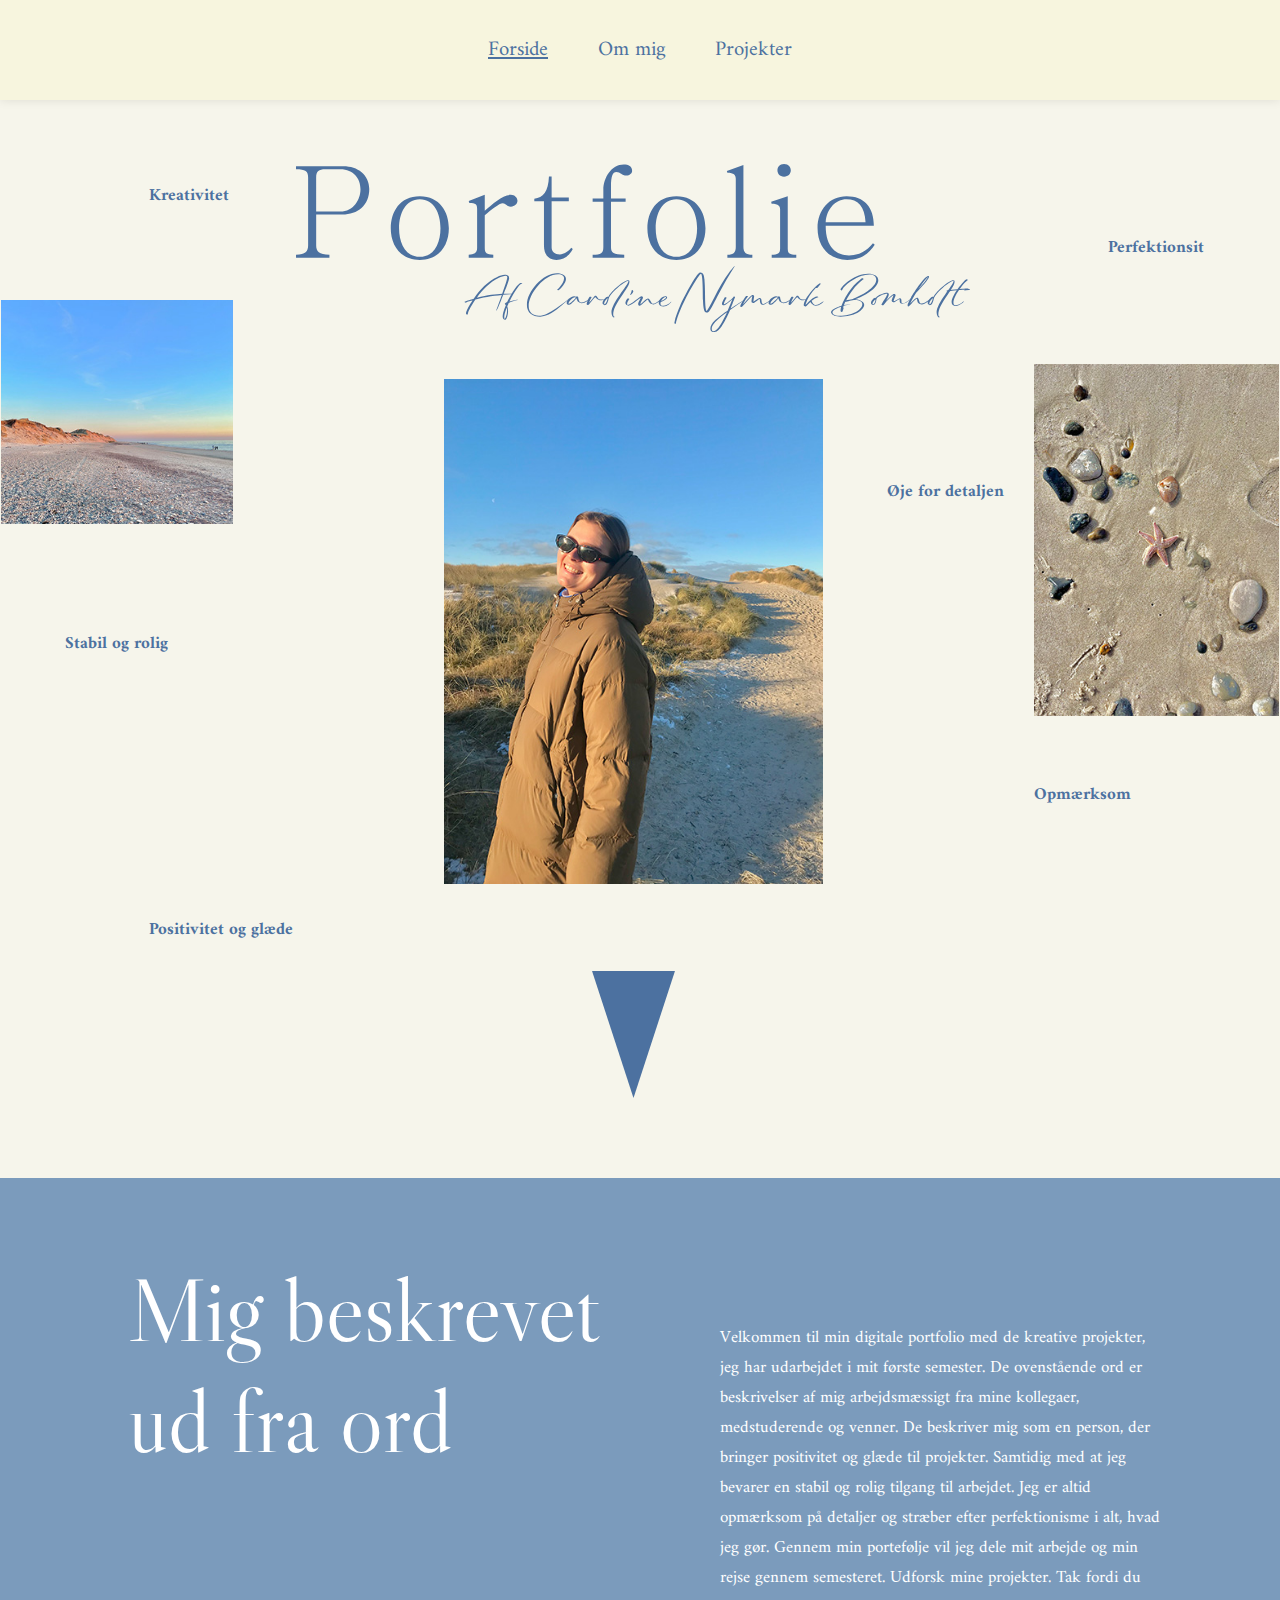
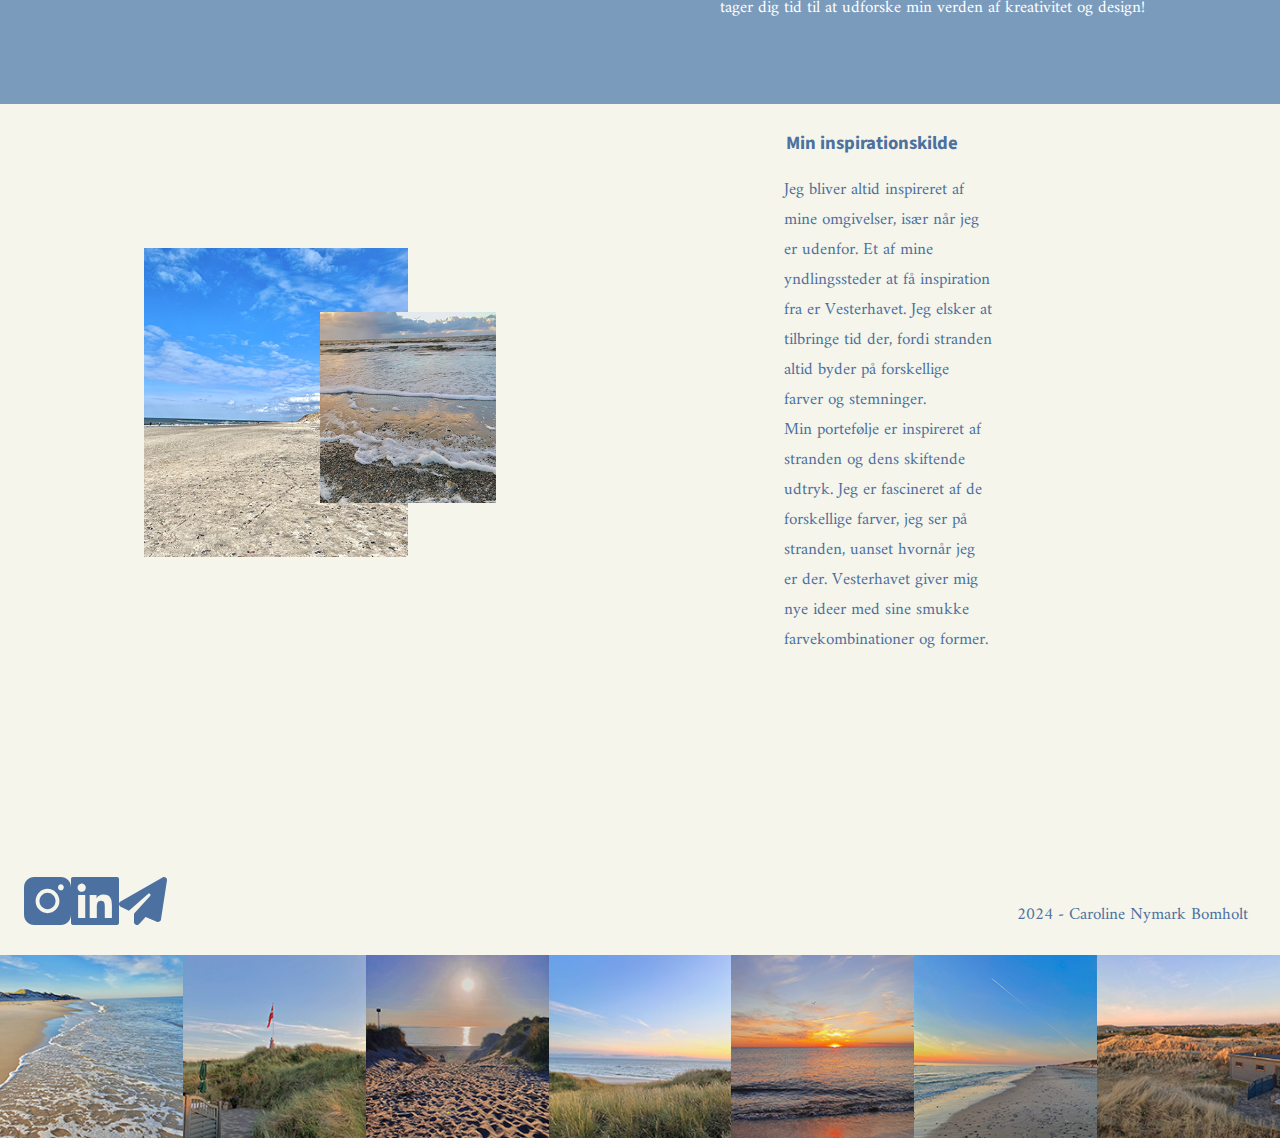
<file: index.html>
<!DOCTYPE html>
<html lang="da">

<head>
    <meta charset="UTF-8">
    <meta name="viewport" content="width=device-width, initial-scale=1.0">
    <link rel="stylesheet" href="style.css">
    <link rel="stylesheet" href="generel.css">
    <meta name="robots" content="noindex">
    <link rel="preconnect" href="https://fonts.googleapis.com">
    <link rel="preconnect" href="https://fonts.gstatic.com" crossorigin>
    <link
        href="https://fonts.googleapis.com/css2?family=Amiri:ital,wght@0,400;0,700;1,400;1,700&family=Hurricane&family=Libre+Caslon+Display&family=Source+Sans+3:ital,wght@0,200..900;1,200..900&display=swap"
        rel="stylesheet">
    <link rel="apple-touch-icon" sizes="180x180" href="billeder/muslinger/favicon_io-3/apple-touch-icon.png">
    <link rel="icon" type="image/png" sizes="32x32" href="billeder/muslinger/favicon_io-3/favicon-32x32.png">
    <link rel="icon" type="image/png" sizes="16x16" href="billeder/muslinger/favicon_io-3/favicon-16x16.png">
    <link rel="manifest" href="/site.webmanifest">
    <title>Forside</title>
</head>

<body>
    <header>
        <nav>
            <ul class="menu">
                <li><a class="active" href="index.html">Forside</a></li>
                <li><a href="om_mig.html">Om mig</a></li>
                <li><a href="projekter.html">Projekter</a></li>
            </ul>

        </nav>
    </header>
    <main>
        <div class="grid_1_1_1_1_1_1_1_1_1">
            <p class="ord_1">Kreativitet</p>
            <p class="ord_2">Perfektionsit</p>
            <img class="billede1" src="billeder/forside/billede1.jpg" alt="billede1">
            <img class="billede2" src="billeder/forside/billede2.jpg" alt="billede2">
            <p class="ord_3">Øje for detaljen</p>
            <p class="ord_4">Stabil og rolig</p>
            <img class="billede3" src="billeder/forside/billede3.jpg" alt="billede3">
            <img class="billede4" src="billeder/forside/logo.svg" alt="logo">
            <p class="ord_5">Positivitet og glæde</p>
            <p class="ord_6">Opmærksom</p>
            <img class="billede5" src="billeder/forside/pil.svg" alt="pil">
        </div>
        <div class="blue_box">
            <h1 class="white_h2">Mig beskrevet ud fra ord</h1>
            <p class="white_p">Velkommen til min digitale portfolio med de kreative projekter, jeg har udarbejdet i mit
                første semester. De ovenstående
                ord er beskrivelser af mig arbejdsmæssigt fra mine kollegaer, medstuderende og venner. De beskriver mig
                som en person,
                der bringer positivitet og glæde til projekter. Samtidig med at jeg bevarer en stabil og rolig tilgang
                til arbejdet. Jeg
                er altid opmærksom på detaljer og stræber efter perfektionisme i alt, hvad jeg gør. Gennem min
                portefølje vil jeg dele
                mit arbejde og min rejse gennem semesteret. Udforsk mine projekter. Tak fordi du tager dig tid til at
                udforske min
                verden af kreativitet og design!</p>
        </div>
        <div class="grid_1_1">
            <div class="grid_1_1_1_1">
                <img class="billede6" src="billeder/forside/billede4.jpg" alt="billede4">
                <img class="billede7" src="billeder/forside/billede5.jpg" alt="billede5">
            </div>
            <div class="text">
                <h3>Min inspirationskilde</h3>
                <p class="blue_p">Jeg bliver altid inspireret af mine omgivelser, især når jeg er udenfor. Et af mine
                    yndlingssteder at få inspiration fra
                    er Vesterhavet. Jeg elsker at tilbringe tid der, fordi stranden altid byder på forskellige farver og
                    stemninger. <br>
                    Min portefølje er inspireret af stranden og dens skiftende udtryk. Jeg er fascineret af de
                    forskellige farver, jeg ser
                    på stranden, uanset hvornår jeg er der. Vesterhavet giver mig nye ideer med sine smukke
                    farvekombinationer og former.</p>
            </div>
        </div>

    </main>
    <footer>
        <div class="grid_1_1_2">
            <div class="icon_1">
                <a href="https://www.instagram.com/carolinebomholt/"><img class="icons"
                        src="billeder/footer/instagram.svg" alt="instagram"></a>
            </div>
            <div class="icon_2">
                <a href="https://www.linkedin.com/in/caroline-b-bab0a8136/"><img class="icons"
                        src="billeder/footer/linkedin.svg" alt="linkedin"></a>
            </div>
            <div class="icon_3">
                <a href="mailto:cabo0002@stud.kea.dk"><img class="icons" src="billeder/footer/mail.svg" alt="mail"></a>
            </div>
            <div class="navn">
                <p id="navn">2024 - Caroline Nymark Bomholt</p>
            </div>
        </div>
        <div class="grid_1">
            <img src="billeder/footer/footer1.jpg" alt="footer1">
            <img src="billeder/footer/footer2.jpg" alt="footer2">
            <img src="billeder/footer/footer3.jpg" alt="footer3">
            <img src="billeder/footer/footer4.jpg" alt="footer4">
            <img src="billeder/footer/footer5.jpg" alt="footer5">
            <img src="billeder/footer/footer6.jpg" alt="footer6">
            <img src="billeder/footer/footer7.jpg" alt="footer7">
        </div>
    </footer>
</body>

</html>
</file>
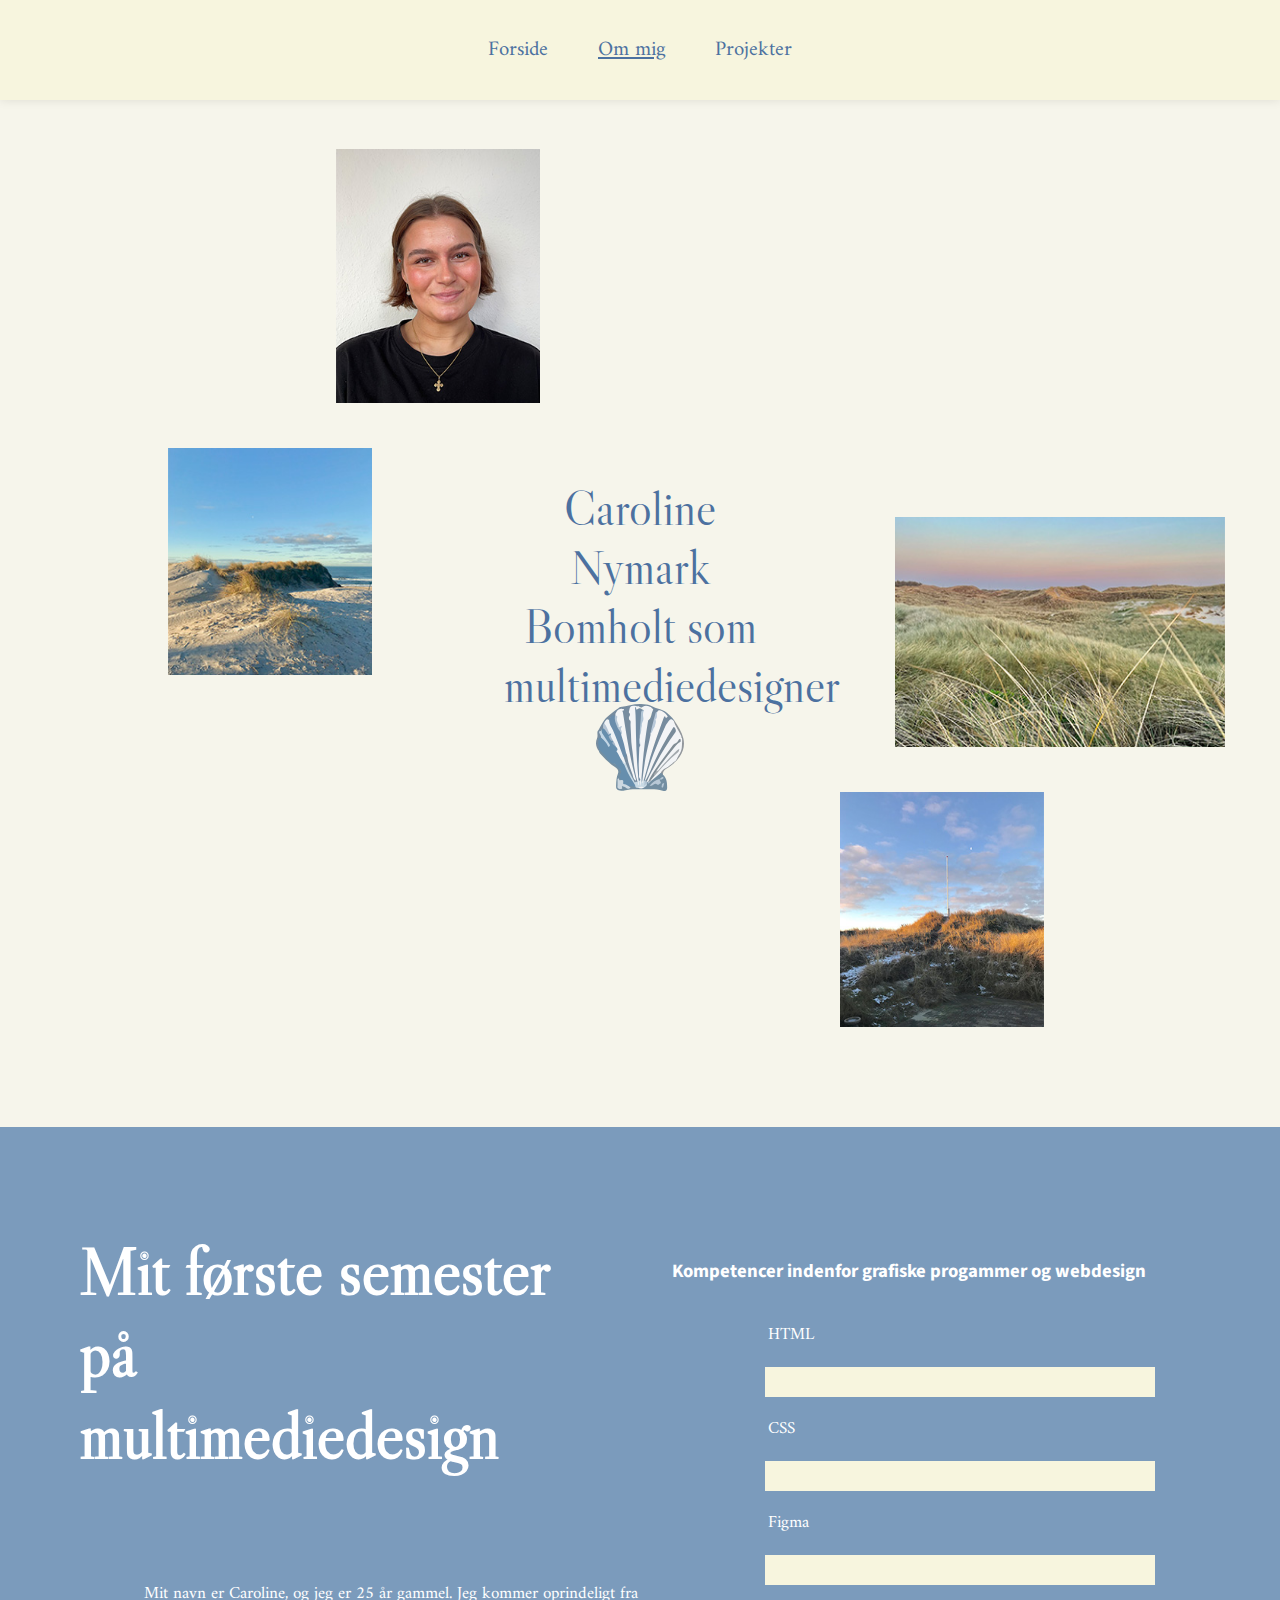
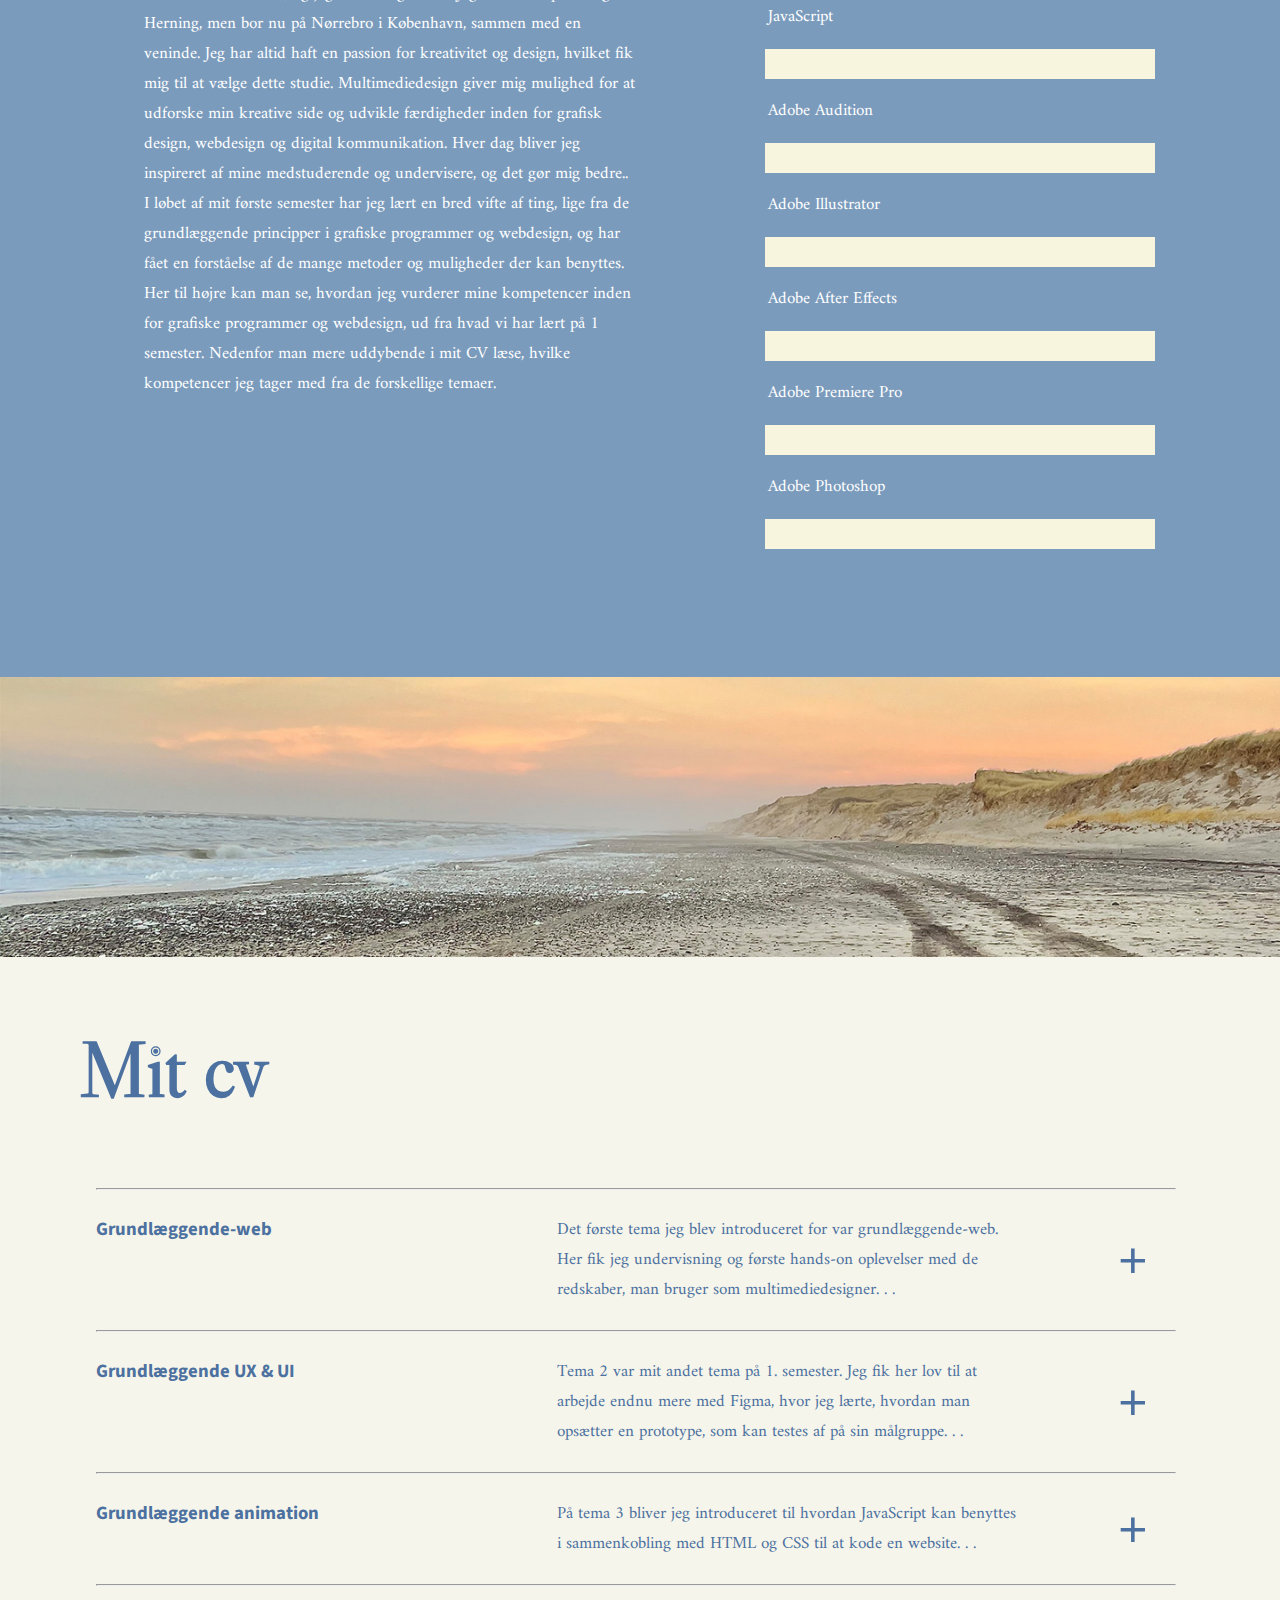
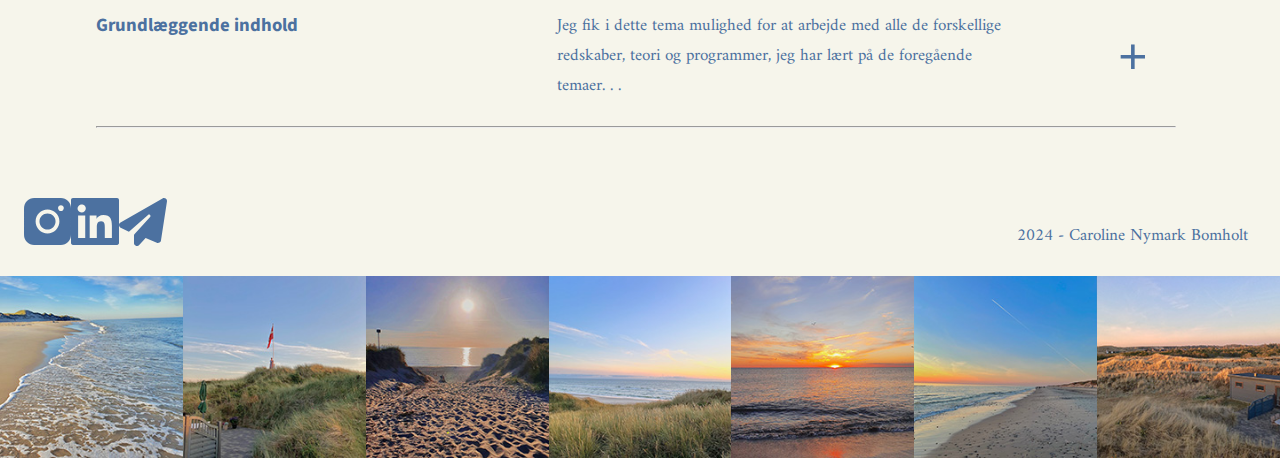
<file: om_mig.html>
<!DOCTYPE html>
<html lang="da">

<head>
    <meta charset="UTF-8">
    <meta name="viewport" content="width=device-width, initial-scale=1.0">
    <link rel="stylesheet" href="style.css">
    <link rel="stylesheet" href="generel.css">
    <meta name="robots" content="noindex">
    <link rel="preconnect" href="https://fonts.googleapis.com">
    <link rel="preconnect" href="https://fonts.gstatic.com" crossorigin>
    <link
        href="https://fonts.googleapis.com/css2?family=Amiri:ital,wght@0,400;0,700;1,400;1,700&family=Hurricane&family=Libre+Caslon+Display&family=Source+Sans+3:ital,wght@0,200..900;1,200..900&display=swap"
        rel="stylesheet">
    <link rel="apple-touch-icon" sizes="180x180" href="billeder/muslinger/favicon_io-3/apple-touch-icon.png">
    <link rel="icon" type="image/png" sizes="32x32" href="billeder/muslinger/favicon_io-3/favicon-32x32.png">
    <link rel="icon" type="image/png" sizes="16x16" href="billeder/muslinger/favicon_io-3/favicon-16x16.png">
    <title>Om mig</title>
</head>

<body>
    <header>
        <nav>
            <ul class="menu">
                <li><a href="index.html">Forside</a></li>
                <li><a class="active" href="om_mig.html">Om mig</a></li>
                <li><a href="projekter.html">Projekter</a></li>
            </ul>

        </nav>
    </header>
    <main>
        <div class="grid_1_1_1_1_1_1_1_1">
            <img class="ommigg1" src="billeder/om_mig/ommigg1.jpg" alt="ommigg1">
            <img class="ommig2" src="billeder/om_mig/ommig2.jpg" alt="ommig2">
            <h1 class="overskrift_mig">Caroline Nymark Bomholt som multimediedesigner</h1>
            <img class="ommig3" src="billeder/om_mig/ommig3.jpg" alt="ommig3">
            <img class="musling_mig" src="billeder/muslinger/ommig.svg" alt="musling">
            <img class="ommig4" src="billeder/om_mig/ommig4.jpg" alt="billede4">
        </div>

        <div class="blue_box">
            <div>
                <h2 class="white_h2_mig">Mit første semester på multimediedesign</h2>
                <p class="white_p_mig">Mit navn er Caroline, og jeg er 25 år gammel. Jeg kommer oprindeligt fra Herning,
                    men bor nu på Nørrebro i København,
                    sammen med en veninde. Jeg har altid haft en passion for kreativitet og design, hvilket fik mig til
                    at vælge dette
                    studie. Multimediedesign giver mig mulighed for at udforske min kreative side og udvikle færdigheder
                    inden for grafisk
                    design, webdesign og digital kommunikation. Hver dag bliver jeg inspireret af mine medstuderende og
                    undervisere, og det
                    gør mig bedre.. <br> I løbet af mit første semester har jeg lært en bred vifte af ting, lige fra de
                    grundlæggende
                    principper i grafiske programmer og webdesign, og har fået en forståelse af de mange metoder og
                    muligheder der kan
                    benyttes. <br> Her til højre kan man se, hvordan jeg vurderer mine kompetencer inden for grafiske
                    programmer og
                    webdesign, ud fra hvad vi har lært på 1 semester. Nedenfor man mere uddybende i mit CV læse, hvilke
                    kompetencer jeg
                    tager med fra de forskellige temaer.
                </p>
            </div>
            <div class="bold_overskrift">
                <h3 class="white_h3">Kompetencer indenfor grafiske progammer og webdesign</h3>
            </div>
            <div class="graf">
                <p class="head_mig">HTML</p>
                <div id="html_container">
                    <div id="html_sprite" class="html"></div>
                </div>
                <p class="head_mig">CSS</p>
                <div id="css_container">
                    <div id="css_sprite" class="css"></div>
                </div>
                <p class="head_mig">Figma</p>
                <div id="figma_container">
                    <div id="figma_sprite" class="figma"></div>
                </div>
                <p class="head_mig">JavaScript</p>
                <div id="js_container">
                    <div id="js_sprite" class="js"></div>
                </div>
                <p class="head_mig">Adobe Audition</p>
                <div id="audition_container">
                    <div id="audition_sprite" class="audition"></div>
                </div>
                <p class="head_mig">Adobe Illustrator</p>
                <div id="illustrator_container">
                    <div id="illustrator_sprite" class="illustrator"></div>
                </div>
                <p class="head_mig">Adobe After Effects</p>
                <div id="after_container">
                    <div id="after_sprite" class="after"></div>
                </div>
                <p class="head_mig">Adobe Premiere Pro</p>
                <div id="premiere_container">
                    <div id="premiere_sprite" class="premiere"></div>
                </div>
                <div id="padding_kompetener">
                    <p class="head_mig">Adobe Photoshop</p>
                    <div id="kompetencer_container">
                        <div id="kompetencer_sprite" class="kompetencer"></div>
                    </div>
                </div>
            </div>
        </div>
        <img src="billeder/om_mig/ommig5.jpg" alt="ommig5">

        <h2 class="cv">Mit cv</h2>
        <div class="grid_1_1_1">
            <hr>
            <div class="cv_1">
                <h3 class="cv_1">Grundlæggende-web</h3>
            </div>
            <div class="cv_text_1">
                <p>Det første tema jeg blev introduceret for var grundlæggende-web. Her fik jeg undervisning og første
                    hands-on oplevelser
                    med de redskaber, man bruger som multimediedesigner. <span id="dots_1">. .</span><span
                        id="more_1">Jeg blev introduceret til programmet Visual Studio Code, hvor jeg lærte hvordan man
                        sætter HTML og CSS filer op, og
                        hvordan det kan benyttes til at sætte en website op. Jeg fik opsat mit eget domæne, jeg har
                        benyttet
                        til de forskellige temaer gennem semesteret. Ydermere fik jeg kendskab til Figma, som jeg har
                        benyttet gennem hele
                        semesteret til opsætning af tekst og billeder, samt andre ting.
                    </span></p>
            </div>
            <div class="plus">
                <button id="plusknap_1">+</button>
            </div>
            <hr>
            <div class="cv_1">
                <h3 class="cv_1">Grundlæggende UX & UI</h3>
            </div>
            <div class="cv_text_1">
                <p>Tema 2 var mit andet tema på 1. semester. Jeg fik her lov til at arbejde endnu mere med Figma, hvor
                    jeg lærte, hvordan
                    man opsætter en prototype, som kan testes af på sin målgruppe. <span id="dots_2">. .</span><span
                        id="more_2">Jeg skulle med min nye forståelse for gestaltlovene og tekstopsætningen, udforme et
                        produkt i form af en hjemmeside, der
                        afspejlede et valgfrit tema.
                        Gennem min digitale prototype og mine egne layout diagrammer fik jeg i dette tema lov til at
                        bygge videre på min viden
                        indenfor HTML og CSS.
                    </span></p>
            </div>
            <div class="plus">
                <button id="plusknap_2">+</button>
            </div>
            <hr>
            <div class="cv_1">
                <h3 class="cv_1">Grundlæggende animation</h3>
            </div>
            <div class="cv_text_1">
                <p>På tema 3 bliver jeg introduceret til hvordan JavaScript kan benyttes i sammenkobling med HTML og CSS
                    til at kode en
                    website. <span id="dots_3">. .</span><span id="more_3">Jeg fik her en forståelse for, hvordan man
                        med CSS animationer kan få et element til at hoppe eller forsvinde ved at
                        benytte JavaScript sammen med.
                        Jeg skulle under temaet selv designe og bygge mit eget spil op. Jeg fik her kendskab til de
                        forskellige programmer, man
                        kan benytte som Adobe udbyder.
                        Jeg fik undervisning i, og benyttede mig af Adobe Audition og Illustrator til udviklingen af
                        mine spilelementer og
                        lydeffekter.
                        Derudover benyttede jeg mig af min tidligere viden indenfor design-processerne samt kodning af
                        HTML og CSS.
                    </span></p>
            </div>
            <div class="plus">
                <button id="plusknap_3">+</button>
            </div>
            <hr>
            <div class="cv_1">
                <h3 class="cv_1">Grundlæggende indhold</h3>
            </div>
            <div class="cv_text_1">
                <p>Jeg fik i dette tema mulighed for at arbejde med alle de forskellige redskaber, teori og programmer,
                    jeg har lært på de
                    foregående temaer. <span id="dots_4">. .</span><span id="more_4">Jeg skulle i samarbejde med en
                        gruppe opsætte to forskellige websites, der for den enes vedkommende handlede om en
                        passion og for den andens vedkommende tog afsæt i en allerede eksisterende virksomheds site.
                        Jeg benyttede Adobe Audition og Illustrator jeg fra tidligere tema har
                        erfaring med, samt HTML, CSS, og JavaScript. Derudover arbejder jeg i dette tema med Adobe
                        Photoshop, Adobe Premiere Pro
                        og Adobe After Effects.
                        Det blev blandt andet benyttet til at animere vektorgrafik, som jeg fik ind på siden gennem
                        udvidelsesprogrammet
                        Lottiefiles.
                        Min samlede vurdering af den viden jeg har fået indenfor alle programmer, har jeg opstillet på
                        en graf ovenfor.
                    </span></p>
            </div>
            <div class="plus">
                <button id="plusknap_4">+</button>
            </div>
            <hr>
        </div>

    </main>
    <footer>
        <div class="grid_1_1_2">
            <div class="icon_1">
                <a href="https://www.instagram.com/carolinebomholt/"><img class="icons"
                        src="billeder/footer/instagram.svg" alt="instagram"></a>
            </div>
            <div class="icon_2">
                <a href="https://www.linkedin.com/in/caroline-b-bab0a8136/"><img class="icons"
                        src="billeder/footer/linkedin.svg" alt="linkedin"></a>
            </div>
            <div class="icon_3">
                <a href="mailto:cabo0002@stud.kea.dk"><img class="icons" src="billeder/footer/mail.svg" alt="mail"></a>
            </div>
            <div class="navn">
                <p id="navn">2024 - Caroline Nymark Bomholt</p>
            </div>
        </div>
        <div class="grid_1">
            <img src="billeder/footer/footer1.jpg" alt="footer1">
            <img src="billeder/footer/footer2.jpg" alt="footer2">
            <img src="billeder/footer/footer3.jpg" alt="footer3">
            <img src="billeder/footer/footer4.jpg" alt="footer4">
            <img src="billeder/footer/footer5.jpg" alt="footer5">
            <img src="billeder/footer/footer6.jpg" alt="footer6">
            <img src="billeder/footer/footer7.jpg" alt="footer7">
        </div>
    </footer>
    <script src="script.js"></script>
</body>

</html>
</file>
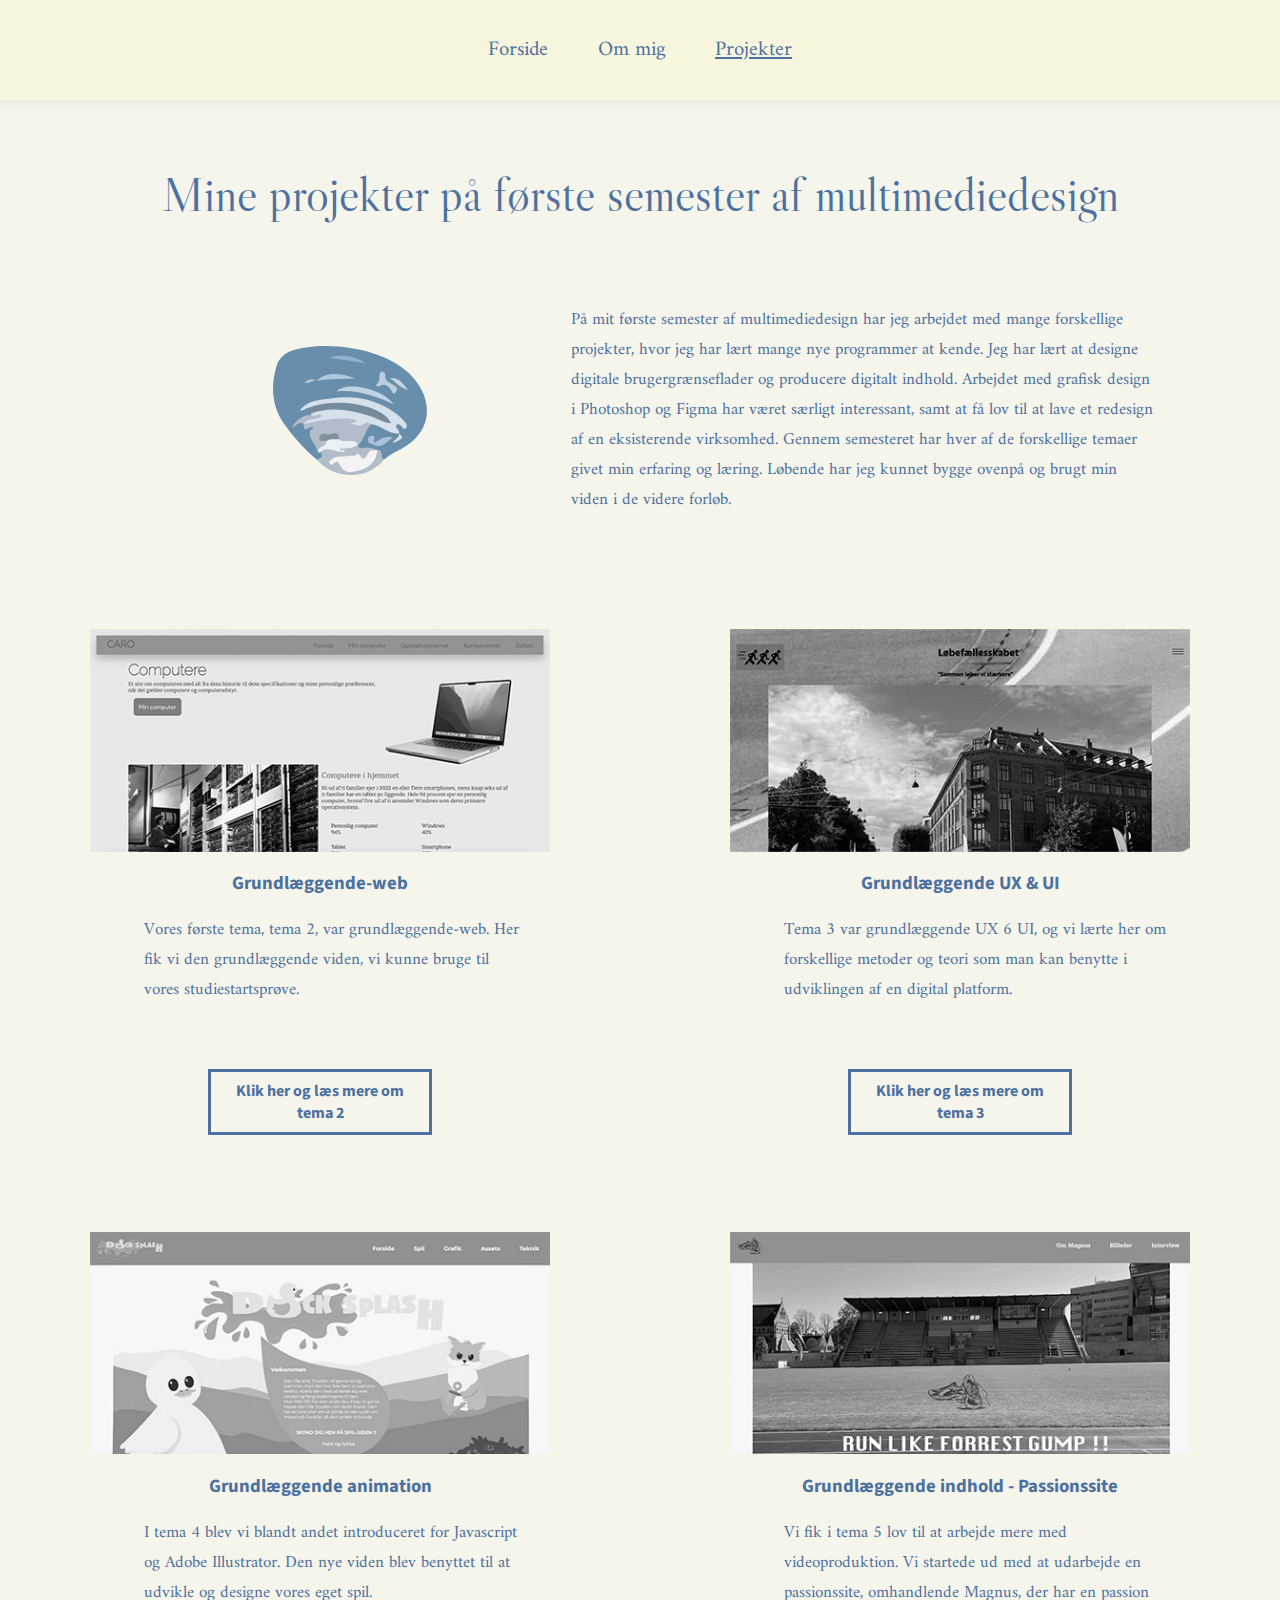
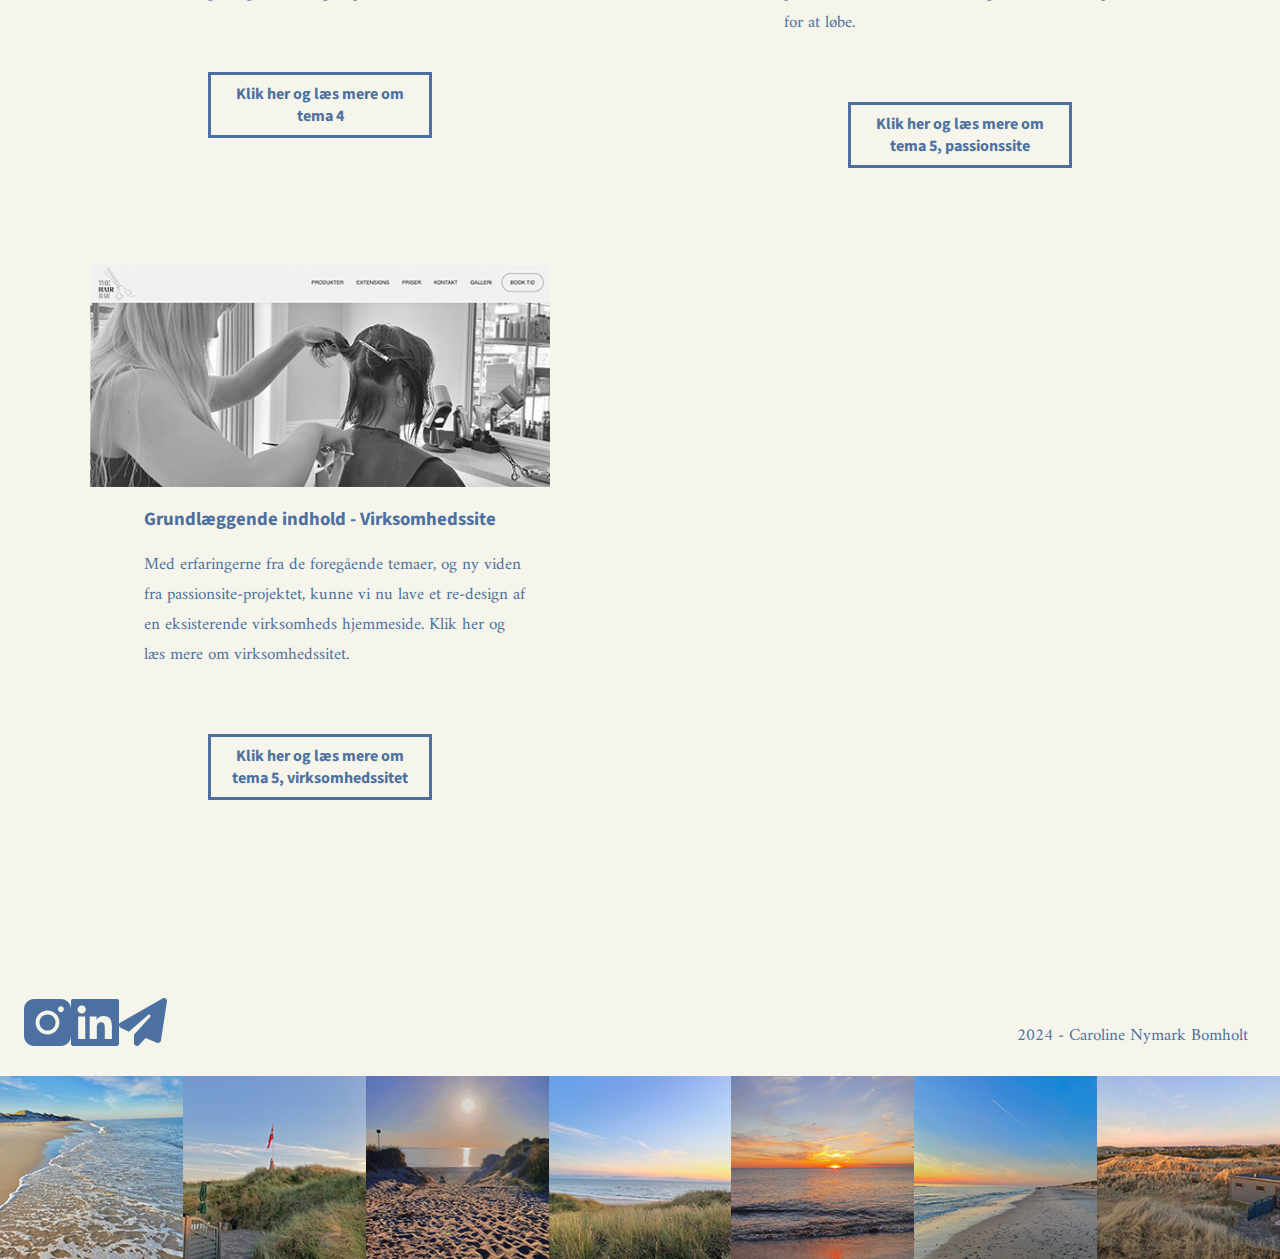
<file: projekter.html>
<!DOCTYPE html>
<html lang="da">

<head>
    <meta charset="UTF-8">
    <meta name="viewport" content="width=device-width, initial-scale=1.0">
    <link rel="stylesheet" href="style.css">
    <link rel="stylesheet" href="generel.css">
    <meta name="robots" content="noindex">
    <link rel="preconnect" href="https://fonts.googleapis.com">
    <link rel="preconnect" href="https://fonts.gstatic.com" crossorigin>
    <link
        href="https://fonts.googleapis.com/css2?family=Amiri:ital,wght@0,400;0,700;1,400;1,700&family=Hurricane&family=Libre+Caslon+Display&family=Source+Sans+3:ital,wght@0,200..900;1,200..900&display=swap"
        rel="stylesheet">
    <link rel="apple-touch-icon" sizes="180x180" href="billeder/muslinger/favicon_io-3/apple-touch-icon.png">
    <link rel="icon" type="image/png" sizes="32x32" href="billeder/muslinger/favicon_io-3/favicon-32x32.png">
    <link rel="icon" type="image/png" sizes="16x16" href="billeder/muslinger/favicon_io-3/favicon-16x16.png">
    <title>Projekter</title>
</head>

<body>
    <header>
        <nav>
            <ul class="menu">
                <li><a href="index.html">Forside</a></li>
                <li><a href="om_mig.html">Om mig</a></li>
                <li><a class="active" href="projekter.html">Projekter</a></li>
            </ul>

        </nav>
    </header>
    <main>
        <h1 id="projekt_overskrift">Mine projekter på første semester af multimediedesign</h1>
        <div class="grid2_1_1">
            <img class="musling" src="billeder/muslinger/projekter.svg" alt="projekter">
            <p class="blue_p" id="first">På mit første semester af multimediedesign har jeg arbejdet med mange
                forskellige projekter, hvor jeg har lært mange nye
                programmer at kende. Jeg har lært at designe digitale brugergrænseflader og producere digitalt indhold.
                Arbejdet med
                grafisk design i Photoshop og Figma har været særligt interessant, samt at få lov til at lave et
                redesign af en
                eksisterende virksomhed. Gennem semesteret har hver af de forskellige temaer givet min erfaring og
                læring. Løbende har
                jeg kunnet bygge ovenpå og brugt min viden i de videre forløb.
            </p>
        </div>

        <div class="grid_1_1">
            <div>
                <img class="projekter_billeder" src="billeder/projekter/projekter1.jpg" alt="projekter1">
                <h3>Grundlæggende-web</h3>
                <p class="blue_p">Vores første tema, tema 2, var grundlæggende-web. Her fik vi den
                    grundlæggende viden, vi kunne bruge til
                    vores studiestartsprøve.</p>
                <a class="read_more" href="tema_2.html">Klik her og læs mere om tema 2</a>
            </div>
            <div>
                <img class="projekter_billeder" src="billeder/projekter/projekter2.jpg" alt="projekter2">
                <h3>Grundlæggende UX & UI</h3>
                <p class="blue_p">Tema 3 var grundlæggende UX 6 UI, og vi lærte her om forskellige metoder og teori som
                    man kan benytte i udviklingen af
                    en digital platform.</p>
                <a class="read_more" href="tema_3.html">Klik her og læs mere om tema 3</a>
            </div>
            <div>
                <img class="projekter_billeder" src="billeder/projekter/projekter3.jpg" alt="projekter3">
                <h3>Grundlæggende animation</h3>
                <p class="blue_p">I tema 4 blev vi blandt andet introduceret for Javascript og Adobe Illustrator. Den
                    nye viden blev benyttet til at
                    udvikle og designe vores eget spil.</p>
                <a class="read_more" href="tema_4.html">Klik her og læs mere om tema 4</a>
            </div>
            <div>
                <img class="projekter_billeder" src="billeder/projekter/projekter4.jpg" alt="projekter4">
                <h3>Grundlæggende indhold - Passionssite</h3>
                <p class="blue_p">Vi fik i tema 5 lov til at arbejde mere med videoproduktion. Vi startede ud med at
                    udarbejde en passionssite,
                    omhandlende Magnus, der har en passion for at løbe.</p>
                <a class="read_more" href="tema_5.html">Klik her og læs mere om tema 5, passionssite</a>
            </div>
            <div class="projekter_virksomhed">
                <img class="projekter_billeder" src="billeder/projekter/projekter5.jpg" alt="projekter5">
                <h3>Grundlæggende indhold - Virksomhedssite</h3>
                <p class="blue_p">Med erfaringerne fra de foregående temaer, og ny viden fra passionsite-projektet,
                    kunne vi nu lave et re-design af en
                    eksisterende virksomheds hjemmeside. Klik her og læs mere om virksomhedssitet.</p>
                <a class="read_more" href="tema_5_2.html">Klik her og læs mere om tema 5, virksomhedssitet</a>
            </div>
        </div>
    </main>
    <footer>
        <div class="grid_1_1_2">
            <div class="icon_1">
                <a href="https://www.instagram.com/carolinebomholt/"><img class="icons"
                        src="billeder/footer/instagram.svg" alt="instagram"></a>
            </div>
            <div class="icon_2">
                <a href="https://www.linkedin.com/in/caroline-b-bab0a8136/"><img class="icons"
                        src="billeder/footer/linkedin.svg" alt="linkedin"></a>
            </div>
            <div class="icon_3">
                <a href="mailto:cabo0002@stud.kea.dk"><img class="icons" src="billeder/footer/mail.svg" alt="mail"></a>
            </div>
            <div class="navn">
                <p id="navn">2024 - Caroline Nymark Bomholt</p>
            </div>
        </div>
        <div class="grid_1">
            <img src="billeder/footer/footer1.jpg" alt="footer1">
            <img src="billeder/footer/footer2.jpg" alt="footer2">
            <img src="billeder/footer/footer3.jpg" alt="footer3">
            <img src="billeder/footer/footer4.jpg" alt="footer4">
            <img src="billeder/footer/footer5.jpg" alt="footer5">
            <img src="billeder/footer/footer6.jpg" alt="footer6">
            <img src="billeder/footer/footer7.jpg" alt="footer7">
        </div>
    </footer>
</body>

</html>
</file>
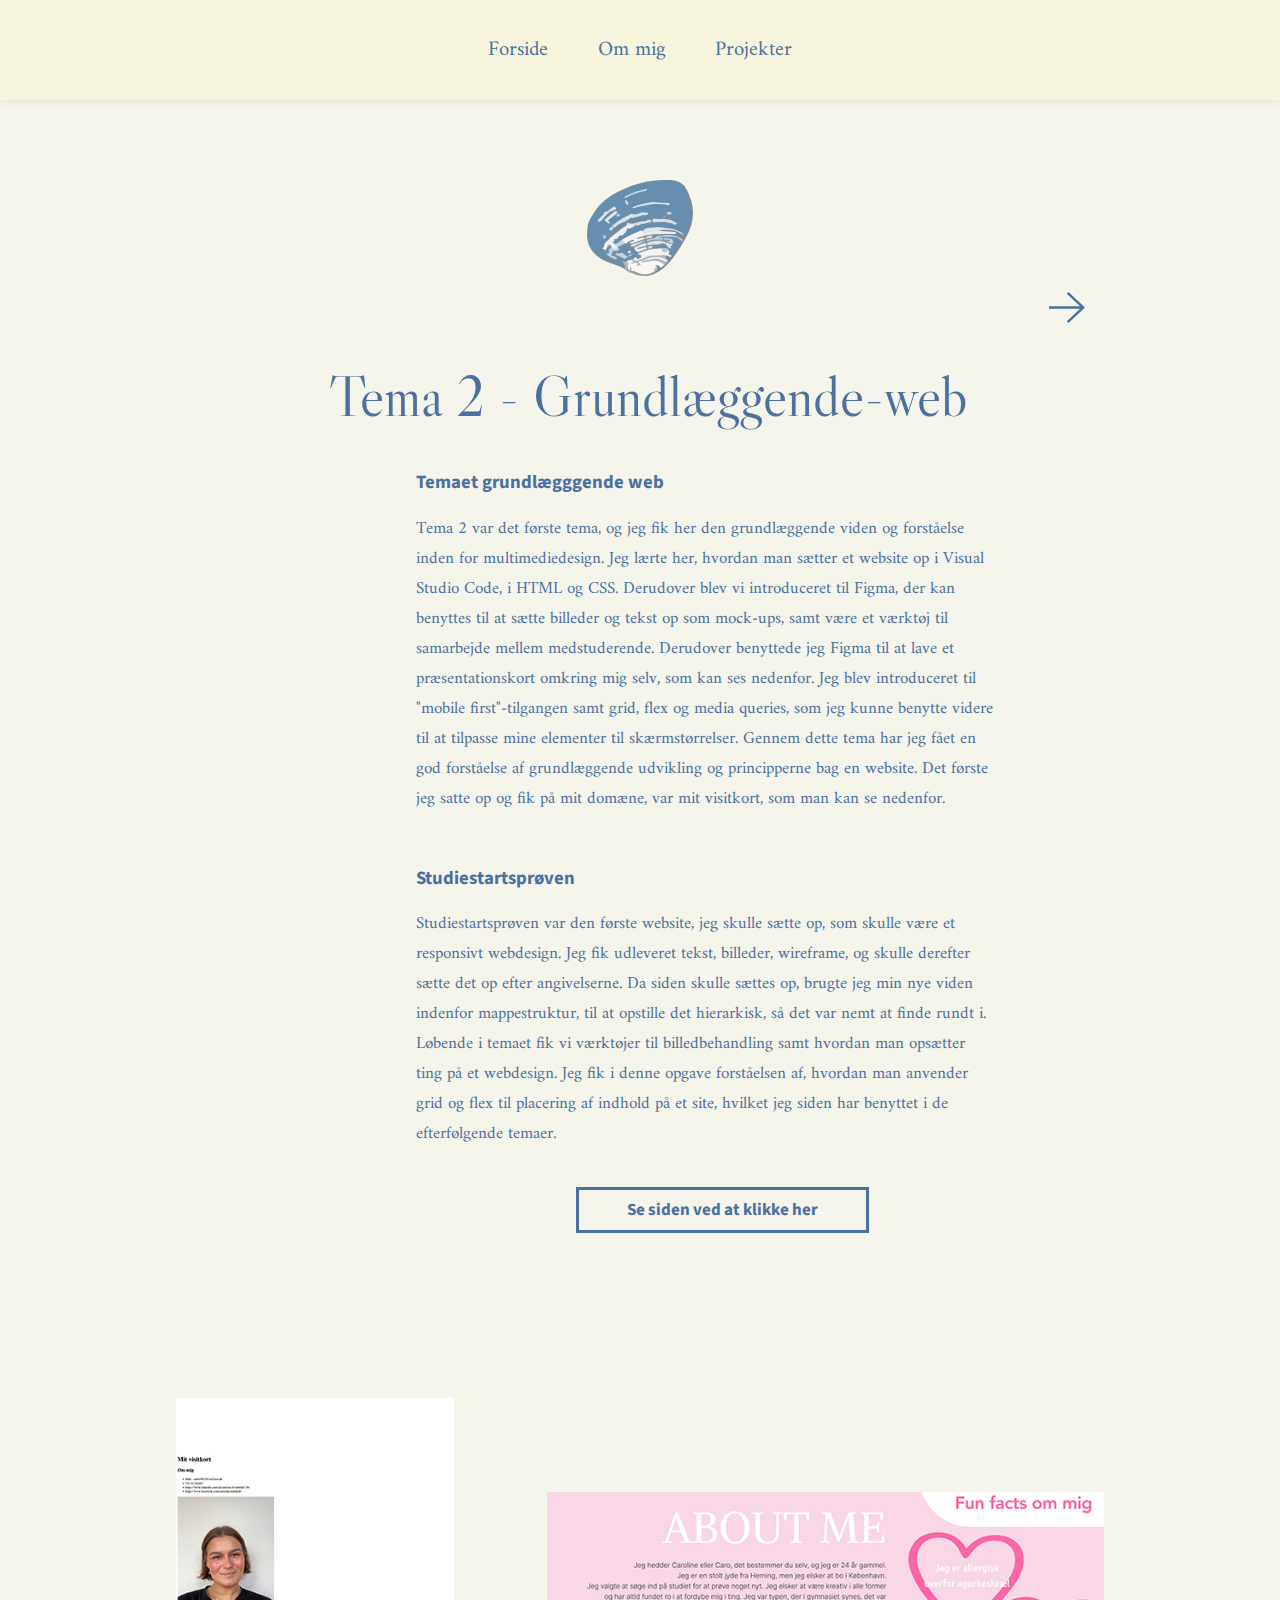
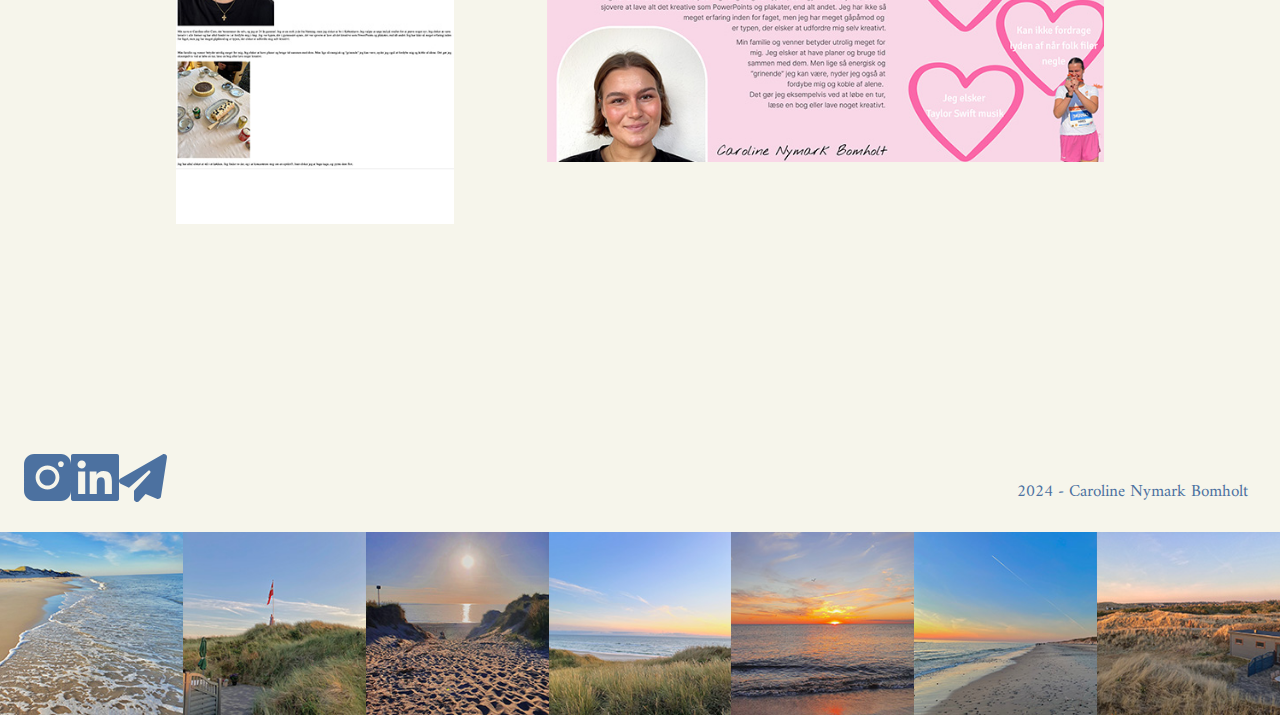
<file: tema_2.html>
<!DOCTYPE html>
<html lang="da">

<head>
    <meta charset="UTF-8">
    <meta name="viewport" content="width=device-width, initial-scale=1.0">
    <link rel="stylesheet" href="style.css">
    <link rel="stylesheet" href="generel.css">
    <meta name="robots" content="noindex">
    <link rel="preconnect" href="https://fonts.googleapis.com">
    <link rel="preconnect" href="https://fonts.gstatic.com" crossorigin>
    <link
        href="https://fonts.googleapis.com/css2?family=Amiri:ital,wght@0,400;0,700;1,400;1,700&family=Hurricane&family=Libre+Caslon+Display&family=Source+Sans+3:ital,wght@0,200..900;1,200..900&display=swap"
        rel="stylesheet">
    <link rel="apple-touch-icon" sizes="180x180" href="billeder/muslinger/favicon_io-3/apple-touch-icon.png">
    <link rel="icon" type="image/png" sizes="32x32" href="billeder/muslinger/favicon_io-3/favicon-32x32.png">
    <link rel="icon" type="image/png" sizes="16x16" href="billeder/muslinger/favicon_io-3/favicon-16x16.png">
    <title>Tema 1</title>
</head>

<body>
    <header>
        <nav>
            <ul class="menu">
                <li><a href="index.html">Forside</a></li>
                <li><a href="om_mig.html">Om mig</a></li>
                <li><a href="projekter.html">Projekter</a></li>
            </ul>

        </nav>
    </header>
    <main>
        <div class="grid2_1_1_1">
            <img class="blue_musling" src="billeder/muslinger/gw.svg" alt="gw">
            <a href="tema_3.html">
                <img class="pil" src="billeder/projekter/pil_h.svg" alt="pil_h"></a>
        </div>
        <h1 class="tema_overskrift">Tema 2 - Grundlæggende-web</h1>
        <h3 class="tema_underoverskrift">Temaet grundlægggende web</h3>
        <p class="blue_p_tema">Tema 2 var det første tema, og jeg fik her den grundlæggende viden og forståelse inden
            for multimediedesign.
            Jeg lærte her, hvordan man sætter et website op i Visual Studio Code, i HTML og CSS. Derudover blev vi
            introduceret til
            Figma, der kan benyttes til at sætte billeder og tekst op som mock-ups, samt være et værktøj til samarbejde
            mellem
            medstuderende.
            Derudover benyttede jeg Figma til at lave et præsentationskort omkring mig selv, som kan ses nedenfor.
            Jeg blev introduceret til "mobile first"-tilgangen samt grid, flex og media queries, som jeg kunne benytte
            videre til at
            tilpasse mine elementer til skærmstørrelser. Gennem dette tema har jeg fået en god forståelse af
            grundlæggende udvikling
            og principperne bag en website. Det første jeg satte op og fik på mit domæne, var mit visitkort, som man kan
            se
            nedenfor.
        </p>
        <h3 class="tema_underoverskrift">Studiestartsprøven</h3>
        <p class="blue_p_tema">Studiestartsprøven var den første website, jeg skulle sætte op, som skulle være et
            responsivt webdesign.
            Jeg fik udleveret tekst, billeder, wireframe, og skulle derefter sætte det op efter angivelserne. Da siden
            skulle sættes op, brugte jeg min nye viden indenfor mappestruktur, til at opstille det hierarkisk, så det
            var nemt at
            finde rundt i. Løbende i temaet fik vi værktøjer til billedbehandling samt hvordan man opsætter ting på et
            webdesign.
            Jeg fik i denne opgave forståelsen af, hvordan man anvender grid og flex til placering af indhold på et
            site, hvilket
            jeg siden har benyttet i de efterfølgende temaer.
        </p>
        <a class="click_here" href="https://carolinebomholt.dk/kea/02_web/01_website/website/index.html">Se siden ved at
            klikke her</a>
        <div class="tema_billeder">
            <img class="tema_billede1" src="billeder/projekter/gw1.jpg" alt="gw1">
            <img class="tema_billede2" src="billeder/projekter/gw2.jpg" alt="gw2">
        </div>
    </main>
    <footer>
        <div class="grid_1_1_2">
            <div class="icon_1">
                <a href="https://www.instagram.com/carolinebomholt/"><img class="icons"
                        src="billeder/footer/instagram.svg" alt="instagram"></a>
            </div>
            <div class="icon_2">
                <a href="https://www.linkedin.com/in/caroline-b-bab0a8136/"><img class="icons"
                        src="billeder/footer/linkedin.svg" alt="linkedin"></a>
            </div>
            <div class="icon_3">
                <a href="mailto:cabo0002@stud.kea.dk"><img class="icons" src="billeder/footer/mail.svg" alt="mail"></a>
            </div>
            <div class="navn">
                <p id="navn">2024 - Caroline Nymark Bomholt</p>
            </div>
        </div>
        <div class="grid_1">
            <img src="billeder/footer/footer1.jpg" alt="footer1">
            <img src="billeder/footer/footer2.jpg" alt="footer2">
            <img src="billeder/footer/footer3.jpg" alt="footer3">
            <img src="billeder/footer/footer4.jpg" alt="footer4">
            <img src="billeder/footer/footer5.jpg" alt="footer5">
            <img src="billeder/footer/footer6.jpg" alt="footer6">
            <img src="billeder/footer/footer7.jpg" alt="footer7">
        </div>
    </footer>
</body>

</html>
</file>
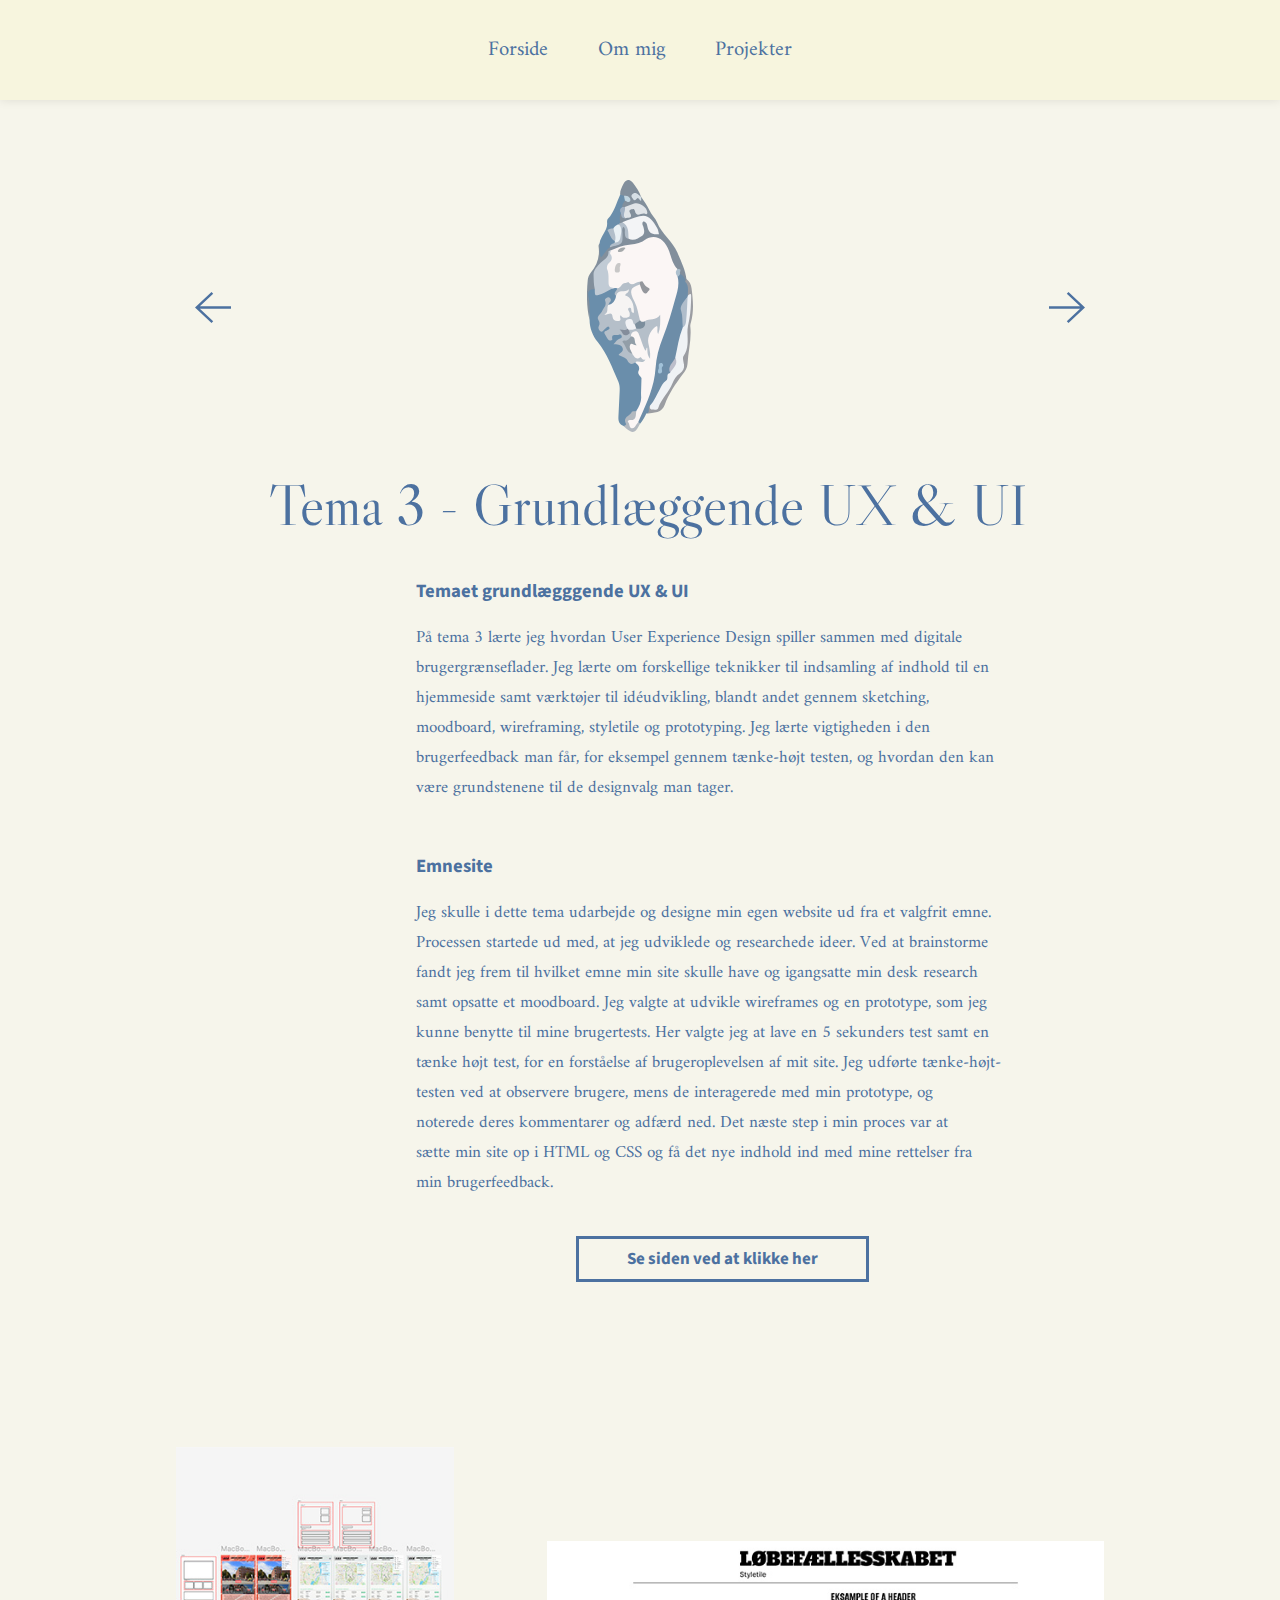
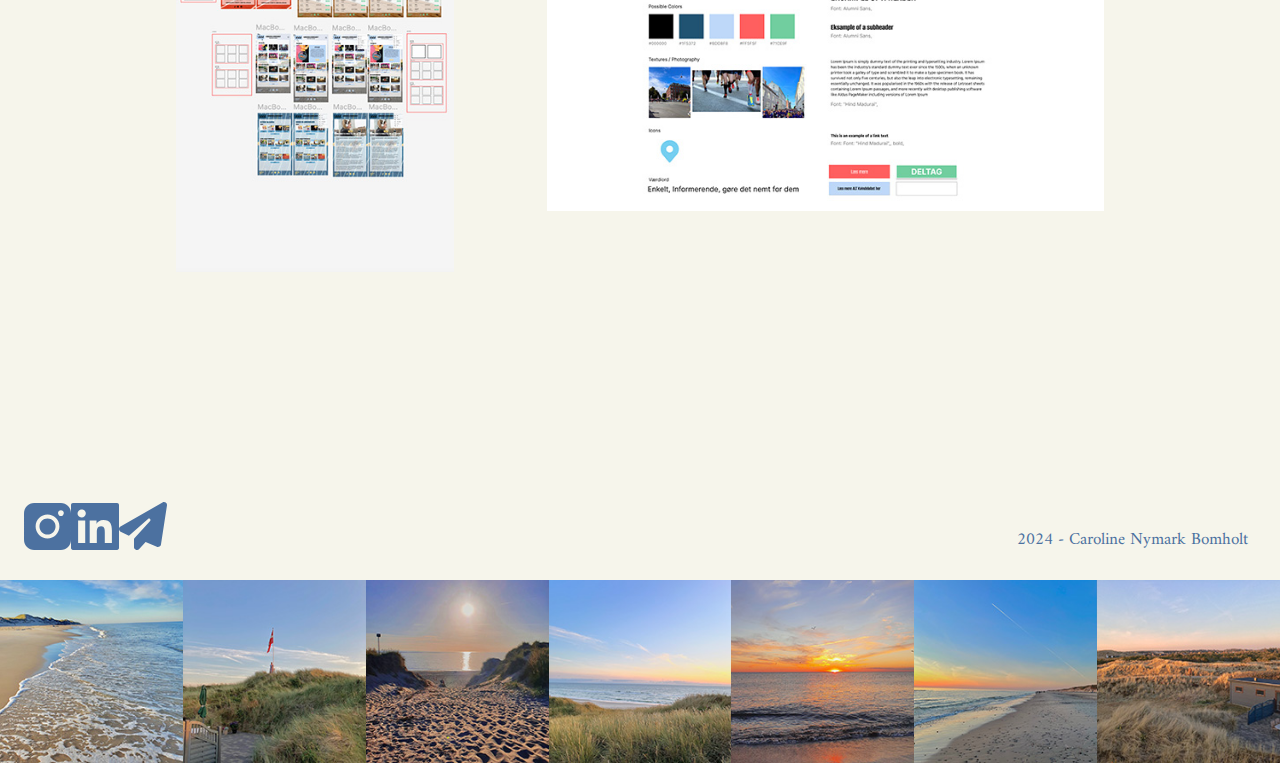
<file: tema_3.html>
<!DOCTYPE html>
<html lang="da">

<head>
    <meta charset="UTF-8">
    <meta name="viewport" content="width=device-width, initial-scale=1.0">
    <link rel="stylesheet" href="style.css">
    <link rel="stylesheet" href="generel.css">
    <meta name="robots" content="noindex">
    <link rel="preconnect" href="https://fonts.googleapis.com">
    <link rel="preconnect" href="https://fonts.gstatic.com" crossorigin>
    <link
        href="https://fonts.googleapis.com/css2?family=Amiri:ital,wght@0,400;0,700;1,400;1,700&family=Hurricane&family=Libre+Caslon+Display&family=Source+Sans+3:ital,wght@0,200..900;1,200..900&display=swap"
        rel="stylesheet">
    <link rel="apple-touch-icon" sizes="180x180" href="billeder/muslinger/favicon_io-3/apple-touch-icon.png">
    <link rel="icon" type="image/png" sizes="32x32" href="billeder/muslinger/favicon_io-3/favicon-32x32.png">
    <link rel="icon" type="image/png" sizes="16x16" href="billeder/muslinger/favicon_io-3/favicon-16x16.png">
    <title>Tema 3</title>
</head>

<body>
    <header>
        <nav>
            <ul class="menu">
                <li><a href="index.html">Forside</a></li>
                <li><a href="om_mig.html">Om mig</a></li>
                <li><a href="projekter.html">Projekter</a></li>
            </ul>

        </nav>
    </header>
    <main>
        <div class="grid2_1_1_1">
            <a href="tema_2.html">
                <img class="pil" src="billeder/projekter/pil_v.svg" alt="pil_v"></a>
            <img class="blue_musling" src="billeder/muslinger/ux.svg" alt="ux">
            <a href="tema_4.html">
                <img class="pil" src="billeder/projekter/pil_h.svg" alt="pil_h"></a>
        </div>
        <h1 class="tema_overskrift">Tema 3 - Grundlæggende UX & UI</h1>
        <h3 class="tema_underoverskrift">Temaet grundlægggende UX & UI</h3>
        <p class="blue_p_tema">På tema 3 lærte jeg hvordan User Experience Design spiller sammen med digitale
            brugergrænseflader. Jeg lærte om
            forskellige teknikker til indsamling af indhold til en hjemmeside samt værktøjer til idéudvikling, blandt
            andet gennem
            sketching, moodboard, wireframing, styletile og prototyping.
            Jeg lærte vigtigheden i den brugerfeedback man får, for eksempel gennem tænke-højt testen, og hvordan den
            kan være
            grundstenene til de designvalg man tager.
        </p>
        <h3 class="tema_underoverskrift">Emnesite</h3>
        <p class="blue_p_tema">Jeg skulle i dette tema udarbejde og designe min egen website ud fra et valgfrit emne.
            Processen startede ud med, at jeg udviklede og researchede ideer. Ved at brainstorme fandt jeg frem til
            hvilket emne min
            site skulle have og igangsatte min desk research samt opsatte et moodboard.
            Jeg valgte at udvikle wireframes og en prototype, som jeg kunne benytte til mine brugertests. Her valgte jeg
            at lave en
            5 sekunders test samt en tænke højt test, for en forståelse af brugeroplevelsen af mit site.
            Jeg udførte tænke-højt-testen ved at observere brugere, mens de interagerede med min prototype, og noterede
            deres
            kommentarer og adfærd ned.
            Det næste step i min proces var at sætte min site op i HTML og CSS og få det nye indhold ind med mine
            rettelser fra min
            brugerfeedback.</p>
        <a class="click_here" href="https://carolinebomholt.dk/kea/03_ux/01_kodet_site/index.html">Se siden ved at
            klikke her</a>
        <div class="tema_billeder">
            <img class="tema_billede1" src="billeder/projekter/ux1.jpg" alt="ux1">
            <img class="tema_billede2" src="billeder/projekter/ux2.jpg" alt="ux2">
        </div>
    </main>
    <footer>
        <div class="grid_1_1_2">
            <div class="icon_1">
                <a href="https://www.instagram.com/carolinebomholt/"><img class="icons"
                        src="billeder/footer/instagram.svg" alt="instagram"></a>
            </div>
            <div class="icon_2">
                <a href="https://www.linkedin.com/in/caroline-b-bab0a8136/"><img class="icons"
                        src="billeder/footer/linkedin.svg" alt="linkedin"></a>
            </div>
            <div class="icon_3">
                <a href="mailto:cabo0002@stud.kea.dk"><img class="icons" src="billeder/footer/mail.svg" alt="mail"></a>
            </div>
            <div class="navn">
                <p id="navn">2024 - Caroline Nymark Bomholt</p>
            </div>
        </div>
        <div class="grid_1">
            <img src="billeder/footer/footer1.jpg" alt="footer1">
            <img src="billeder/footer/footer2.jpg" alt="footer2">
            <img src="billeder/footer/footer3.jpg" alt="footer3">
            <img src="billeder/footer/footer4.jpg" alt="footer4">
            <img src="billeder/footer/footer5.jpg" alt="footer5">
            <img src="billeder/footer/footer6.jpg" alt="footer6">
            <img src="billeder/footer/footer7.jpg" alt="footer7">
        </div>
    </footer>
</body>

</html>
</file>
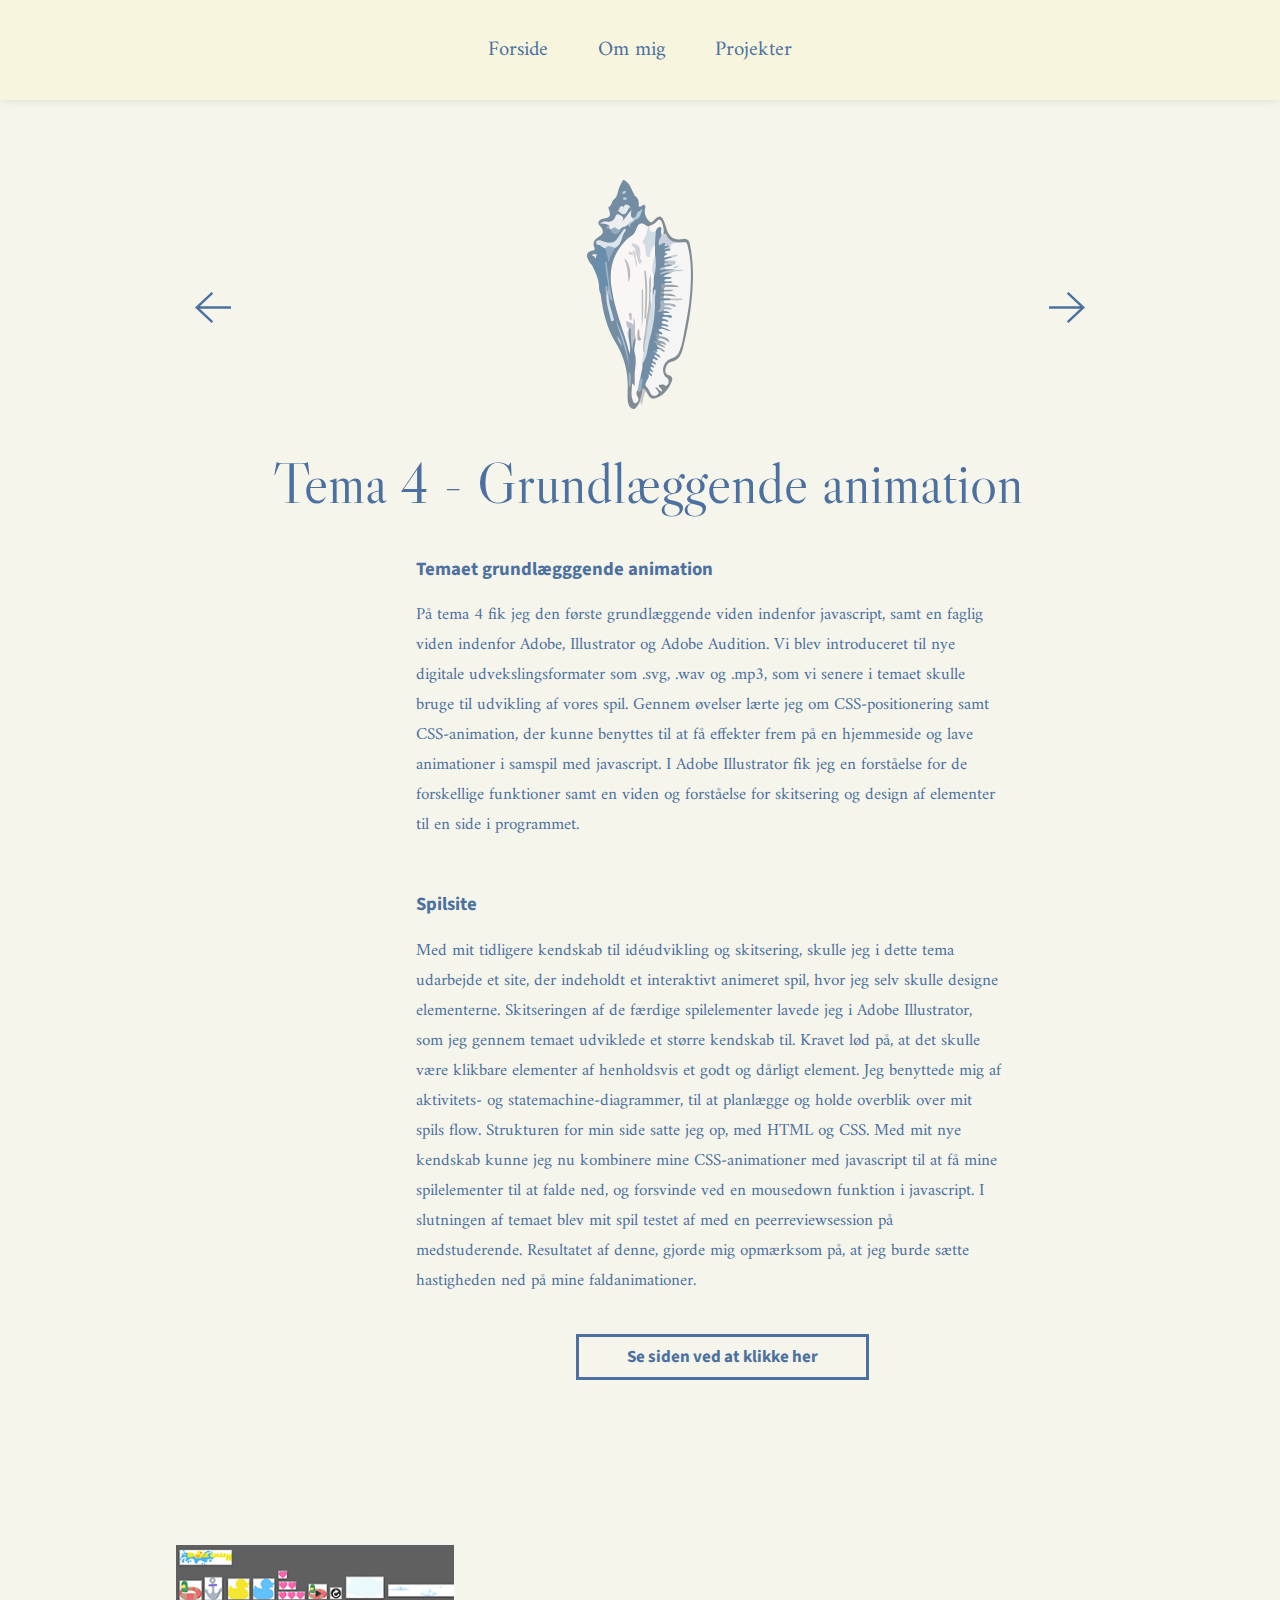
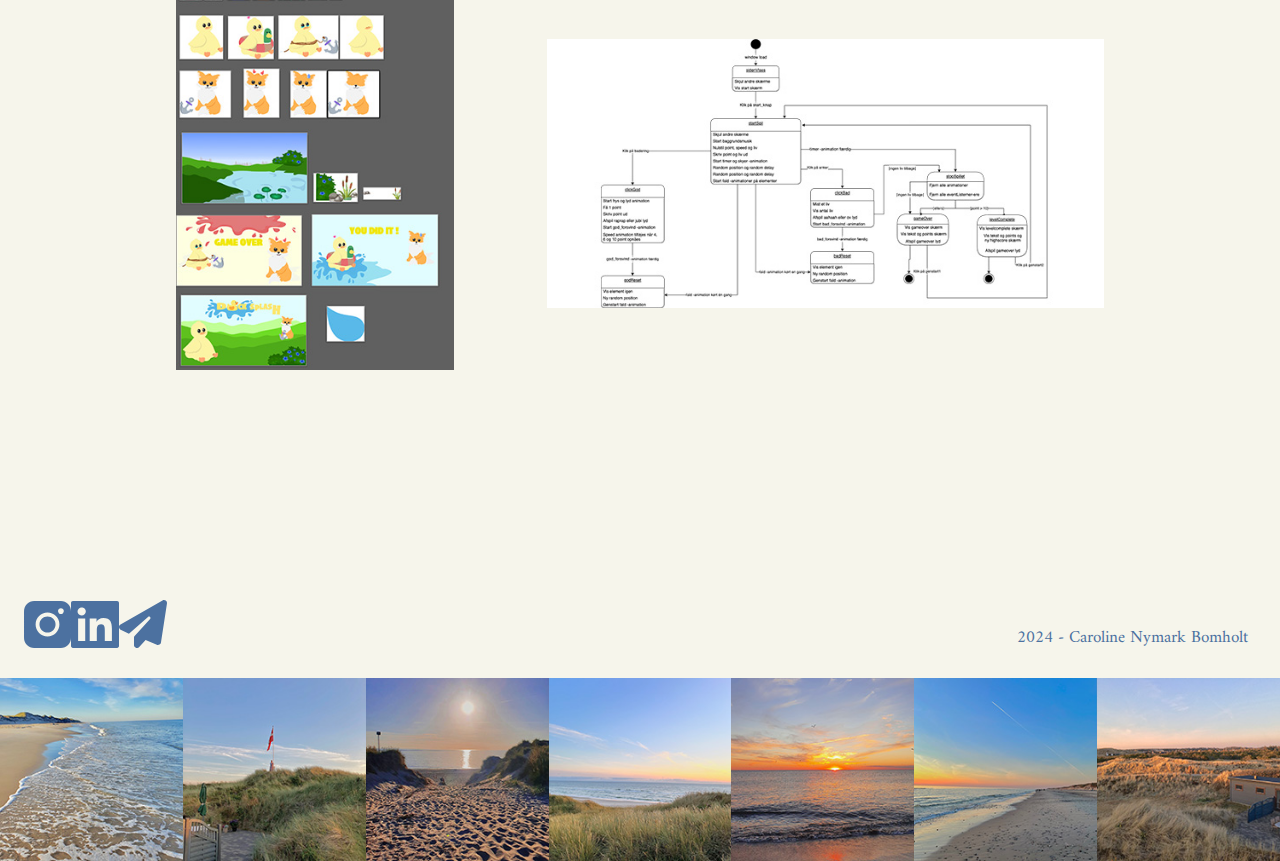
<file: tema_4.html>
<!DOCTYPE html>
<html lang="da">

<head>
    <meta charset="UTF-8">
    <meta name="viewport" content="width=device-width, initial-scale=1.0">
    <link rel="stylesheet" href="style.css">
    <link rel="stylesheet" href="generel.css">
    <meta name="robots" content="noindex">
    <link rel="preconnect" href="https://fonts.googleapis.com">
    <link rel="preconnect" href="https://fonts.gstatic.com" crossorigin>
    <link
        href="https://fonts.googleapis.com/css2?family=Amiri:ital,wght@0,400;0,700;1,400;1,700&family=Hurricane&family=Libre+Caslon+Display&family=Source+Sans+3:ital,wght@0,200..900;1,200..900&display=swap"
        rel="stylesheet">
    <link rel="apple-touch-icon" sizes="180x180" href="billeder/muslinger/favicon_io-3/apple-touch-icon.png">
    <link rel="icon" type="image/png" sizes="32x32" href="billeder/muslinger/favicon_io-3/favicon-32x32.png">
    <link rel="icon" type="image/png" sizes="16x16" href="billeder/muslinger/favicon_io-3/favicon-16x16.png">
    <title>Tema 4</title>
</head>

<body>
    <header>
        <nav>
            <ul class="menu">
                <li><a href="index.html">Forside</a></li>
                <li><a href="om_mig.html">Om mig</a></li>
                <li><a href="projekter.html">Projekter</a></li>
            </ul>

        </nav>
    </header>
    <main>
        <div class="grid2_1_1_1">
            <a href="tema_3.html">
                <img class="pil" src="billeder/projekter/pil_v.svg" alt="pil_v"></a>
            <img class="blue_musling" src="billeder/muslinger/animation.svg" alt="animation">
            <a href="tema_5.html">
                <img class="pil" src="billeder/projekter/pil_h.svg" alt="pil_h"></a>
        </div>
        <h1 class="tema_overskrift">Tema 4 - Grundlæggende animation</h1>
        <h3 class="tema_underoverskrift">Temaet grundlægggende animation</h3>
        <p class="blue_p_tema">På tema 4 fik jeg den første grundlæggende viden indenfor javascript, samt en faglig
            viden indenfor Adobe, Illustrator
            og Adobe Audition.
            Vi blev introduceret til nye digitale udvekslingsformater som .svg, .wav og .mp3, som vi senere i temaet
            skulle bruge
            til udvikling af vores spil.
            Gennem øvelser lærte jeg om CSS-positionering samt CSS-animation, der kunne benyttes til at få effekter frem
            på en
            hjemmeside og lave animationer i samspil med javascript.
            I Adobe Illustrator fik jeg en forståelse for de forskellige funktioner samt en viden og forståelse for
            skitsering og
            design af elementer til en side i programmet.</p>
        <h3 class="tema_underoverskrift">Spilsite</h3>
        <p class="blue_p_tema">Med mit tidligere kendskab til idéudvikling og skitsering, skulle jeg i dette tema
            udarbejde et site, der indeholdt et
            interaktivt animeret spil, hvor jeg selv skulle designe elementerne.
            Skitseringen af de færdige spilelementer lavede jeg i Adobe Illustrator, som jeg gennem temaet udviklede et
            større
            kendskab til.
            Kravet lød på, at det skulle være klikbare elementer af henholdsvis et godt og dårligt element. Jeg
            benyttede mig af
            aktivitets- og statemachine-diagrammer, til at planlægge og holde overblik over mit spils flow.
            Strukturen for min side satte jeg op, med HTML og CSS. Med mit nye kendskab kunne jeg nu kombinere mine
            CSS-animationer
            med javascript til at få mine spilelementer til at falde ned, og forsvinde ved en mousedown funktion i
            javascript.
            I slutningen af temaet blev mit spil testet af med en peerreviewsession på medstuderende. Resultatet af
            denne, gjorde
            mig opmærksom på, at jeg burde sætte hastigheden ned på mine
            faldanimationer.</p>
        <a class="click_here" href="https://carolinebomholt.dk/kea/04_animation/website/index.html">Se siden ved at
            klikke her</a>
        <div class="tema_billeder">
            <img class="tema_billede1" src="billeder/projekter/animation1.jpg" alt="animation1">
            <img class="tema_billede2" src="billeder/projekter/animation2.jpg" alt="animation2">
        </div>
    </main>
    <footer>
        <div class="grid_1_1_2">
            <div class="icon_1">
                <a href="https://www.instagram.com/carolinebomholt/"><img class="icons"
                        src="billeder/footer/instagram.svg" alt="instagram"></a>
            </div>
            <div class="icon_2">
                <a href="https://www.linkedin.com/in/caroline-b-bab0a8136/"><img class="icons"
                        src="billeder/footer/linkedin.svg" alt="linkedin"></a>
            </div>
            <div class="icon_3">
                <a href="mailto:cabo0002@stud.kea.dk"><img class="icons" src="billeder/footer/mail.svg" alt="mail"></a>
            </div>
            <div class="navn">
                <p id="navn">2024 - Caroline Nymark Bomholt</p>
            </div>
        </div>
        <div class="grid_1">
            <img src="billeder/footer/footer1.jpg" alt="footer1">
            <img src="billeder/footer/footer2.jpg" alt="footer2">
            <img src="billeder/footer/footer3.jpg" alt="footer3">
            <img src="billeder/footer/footer4.jpg" alt="footer4">
            <img src="billeder/footer/footer5.jpg" alt="footer5">
            <img src="billeder/footer/footer6.jpg" alt="footer6">
            <img src="billeder/footer/footer7.jpg" alt="footer7">
        </div>
    </footer>
</body>

</html>
</file>
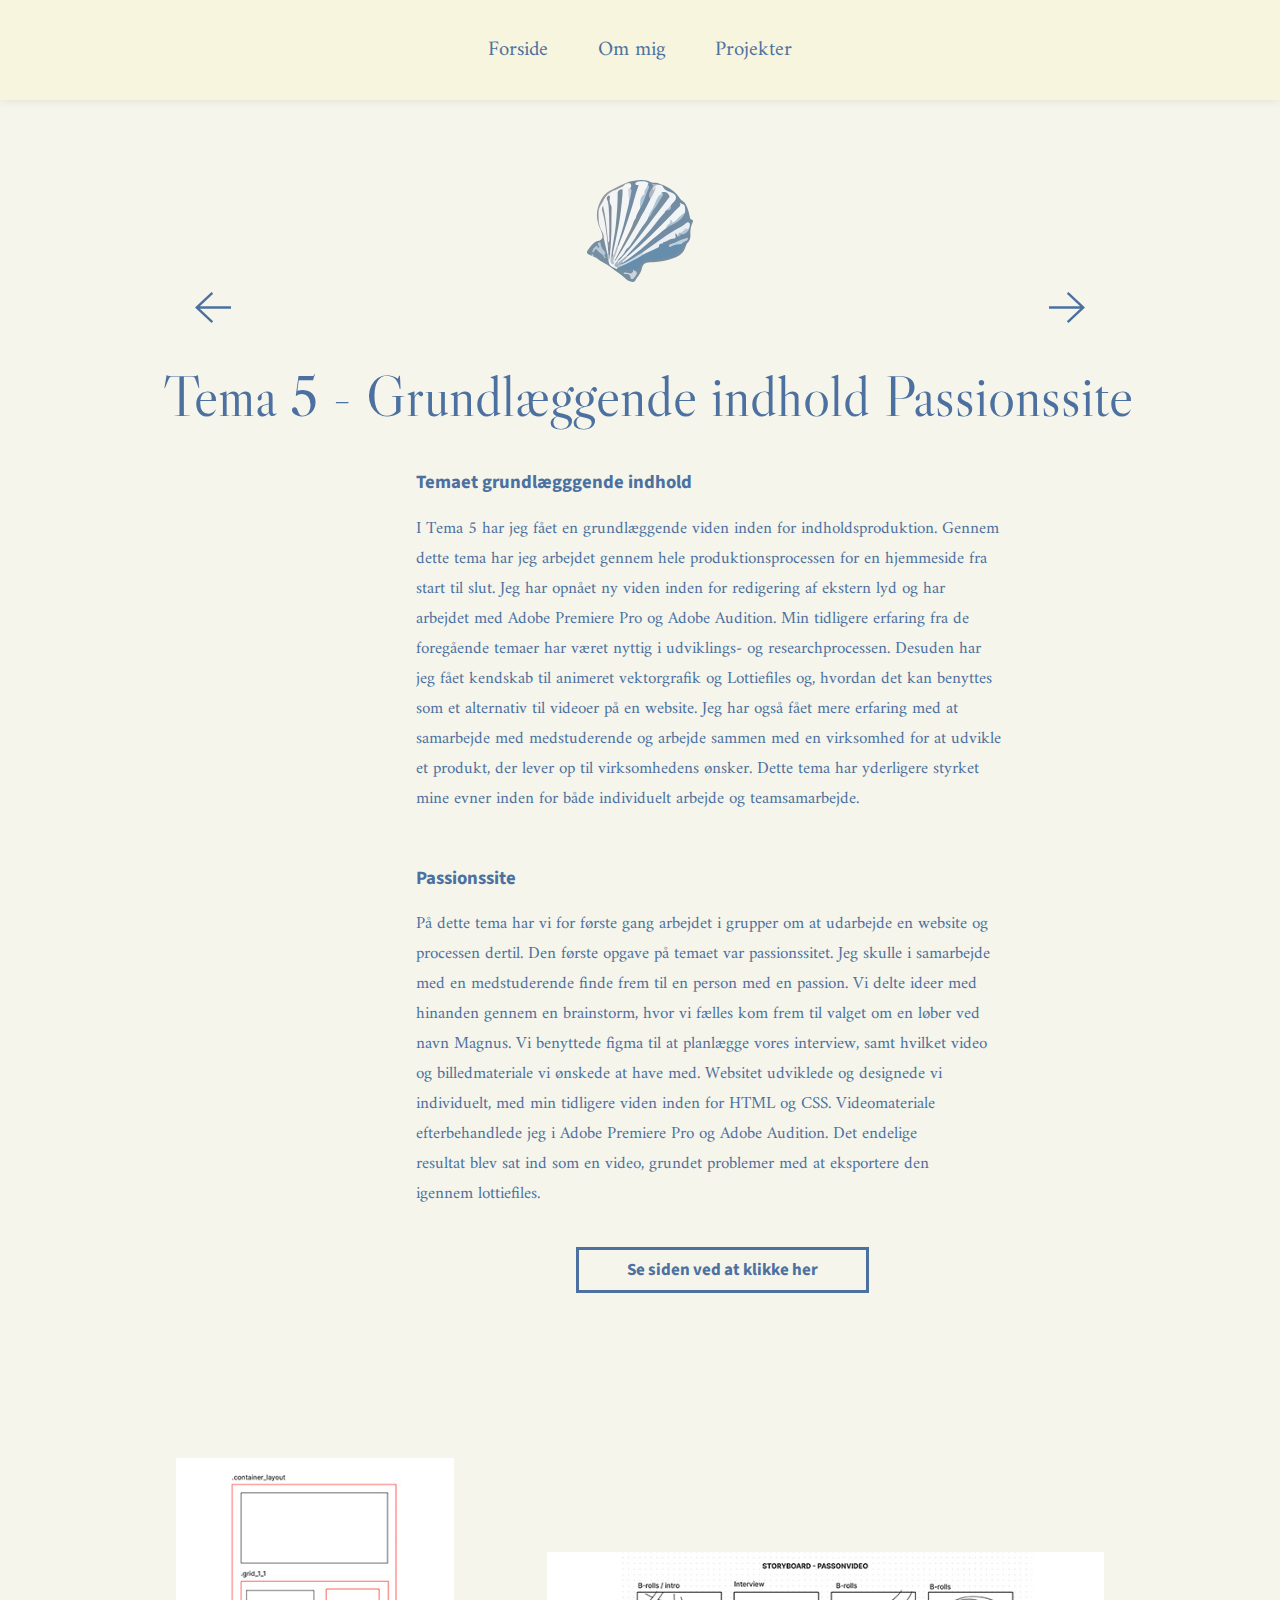
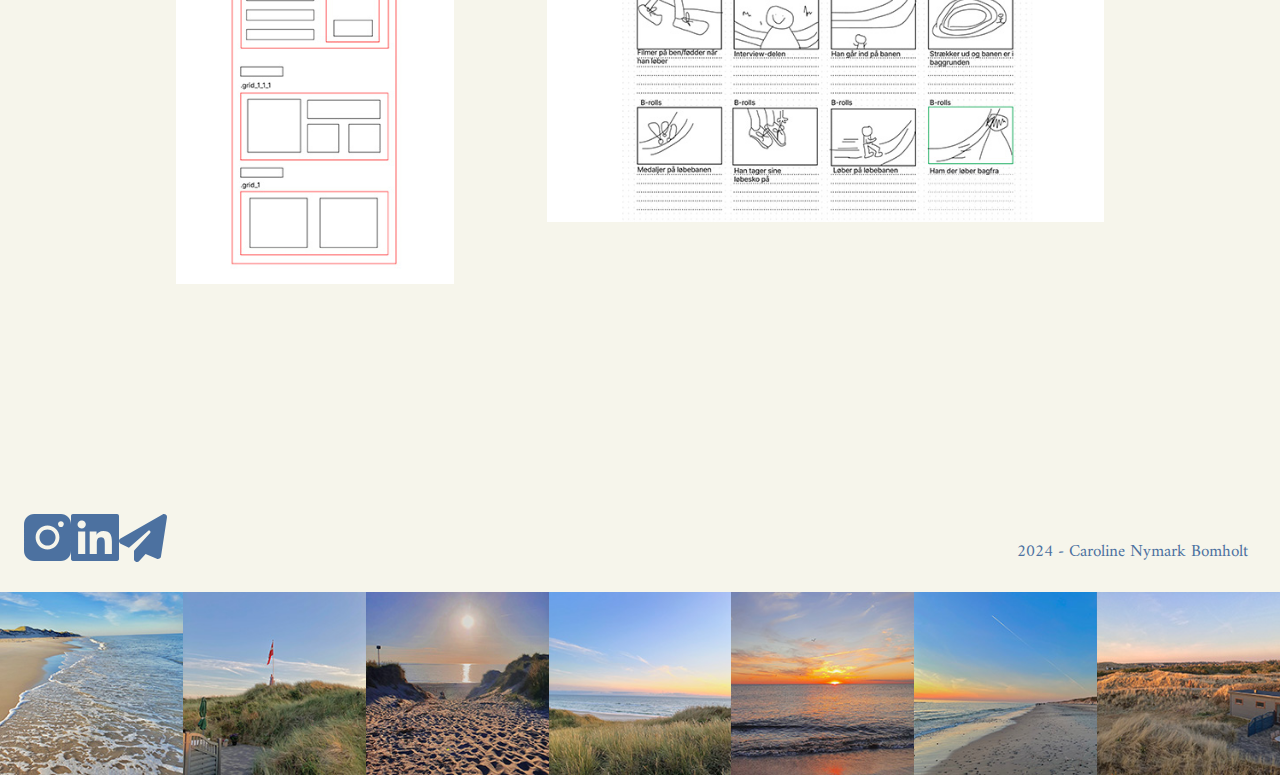
<file: tema_5.html>
<!DOCTYPE html>
<html lang="da">

<head>
    <meta charset="UTF-8">
    <meta name="viewport" content="width=device-width, initial-scale=1.0">
    <link rel="stylesheet" href="style.css">
    <link rel="stylesheet" href="generel.css">
    <meta name="robots" content="noindex">
    <link rel="preconnect" href="https://fonts.googleapis.com">
    <link rel="preconnect" href="https://fonts.gstatic.com" crossorigin>
    <link
        href="https://fonts.googleapis.com/css2?family=Amiri:ital,wght@0,400;0,700;1,400;1,700&family=Hurricane&family=Libre+Caslon+Display&family=Source+Sans+3:ital,wght@0,200..900;1,200..900&display=swap"
        rel="stylesheet">
    <link rel="apple-touch-icon" sizes="180x180" href="billeder/muslinger/favicon_io-3/apple-touch-icon.png">
    <link rel="icon" type="image/png" sizes="32x32" href="billeder/muslinger/favicon_io-3/favicon-32x32.png">
    <link rel="icon" type="image/png" sizes="16x16" href="billeder/muslinger/favicon_io-3/favicon-16x16.png">
    <title>Tema 5 del 1</title>
</head>

<body>
    <header>
        <nav>
            <ul class="menu">
                <li><a href="index.html">Forside</a></li>
                <li><a href="om_mig.html">Om mig</a></li>
                <li><a href="projekter.html">Projekter</a></li>
            </ul>

        </nav>
    </header>
    <main>
        <div class="grid2_1_1_1">
            <a href="tema_4.html">
                <img class="pil" src="billeder/projekter/pil_v.svg" alt="pil_v"></a>
            <img class="blue_musling" src="billeder/muslinger/passion.svg" alt="passion">
            <a href="tema_5_2.html">
                <img class="pil" src="billeder/projekter/pil_h.svg" alt="pil_h"></a>
        </div>
        <h1 class="tema_overskrift">Tema 5 - Grundlæggende indhold Passionssite</h1>
        <h3 class="tema_underoverskrift">Temaet grundlægggende indhold</h3>
        <p class="blue_p_tema">I Tema 5 har jeg fået en grundlæggende viden inden for indholdsproduktion. Gennem dette
            tema har jeg arbejdet gennem
            hele produktionsprocessen for en hjemmeside fra start til slut.
            Jeg har opnået ny viden inden for redigering af ekstern lyd og har arbejdet med Adobe Premiere Pro og Adobe
            Audition.
            Min tidligere erfaring fra de foregående temaer har været nyttig i udviklings- og researchprocessen.

            Desuden har jeg fået kendskab til animeret vektorgrafik og Lottiefiles og, hvordan det kan benyttes som et
            alternativ
            til videoer på en website. Jeg har også fået mere erfaring med at samarbejde med medstuderende og arbejde
            sammen med en
            virksomhed for at udvikle et produkt, der lever op til virksomhedens ønsker. Dette tema har yderligere
            styrket mine
            evner inden for både individuelt arbejde og teamsamarbejde.

        </p>
        <h3 class="tema_underoverskrift">Passionssite</h3>
        <p class="blue_p_tema">På dette tema har vi for første gang arbejdet i grupper om at udarbejde en website og
            processen dertil. Den første
            opgave på temaet var passionssitet.
            Jeg skulle i samarbejde med en medstuderende finde frem til en person med en passion.
            Vi delte ideer med hinanden gennem en brainstorm, hvor vi fælles kom frem til valget om en løber
            ved navn Magnus.
            Vi benyttede figma til at planlægge vores interview, samt hvilket video og billedmateriale vi ønskede at
            have med.
            Websitet udviklede og designede vi individuelt, med min tidligere viden inden for HTML og CSS.
            Videomateriale
            efterbehandlede jeg i Adobe Premiere Pro og Adobe Audition.
            Det endelige resultat blev sat ind som en video, grundet problemer med at eksportere den igennem
            lottiefiles.
        </p>
        <a class="click_here" href="https://carolinebomholt.dk/kea/05_indhold/website/index.html">Se siden ved at
            klikke her</a>
        <div class="tema_billeder">
            <img class="tema_billede1" src="billeder/projekter/passion1.jpg" alt="passion1">
            <img class="tema_billede2" src="billeder/projekter/passion2.jpg" alt="passion2">
        </div>
    </main>
    <footer>
        <div class="grid_1_1_2">
            <div class="icon_1">
                <a href="https://www.instagram.com/carolinebomholt/"><img class="icons"
                        src="billeder/footer/instagram.svg" alt="instagram"></a>
            </div>
            <div class="icon_2">
                <a href="https://www.linkedin.com/in/caroline-b-bab0a8136/"><img class="icons"
                        src="billeder/footer/linkedin.svg" alt="linkedin"></a>
            </div>
            <div class="icon_3">
                <a href="mailto:cabo0002@stud.kea.dk"><img class="icons" src="billeder/footer/mail.svg" alt="mail"></a>
            </div>
            <div class="navn">
                <p id="navn">2024 - Caroline Nymark Bomholt</p>
            </div>
        </div>
        <div class="grid_1">
            <img src="billeder/footer/footer1.jpg" alt="footer1">
            <img src="billeder/footer/footer2.jpg" alt="footer2">
            <img src="billeder/footer/footer3.jpg" alt="footer3">
            <img src="billeder/footer/footer4.jpg" alt="footer4">
            <img src="billeder/footer/footer5.jpg" alt="footer5">
            <img src="billeder/footer/footer6.jpg" alt="footer6">
            <img src="billeder/footer/footer7.jpg" alt="footer7">
        </div>
    </footer>
</body>

</html>
</file>
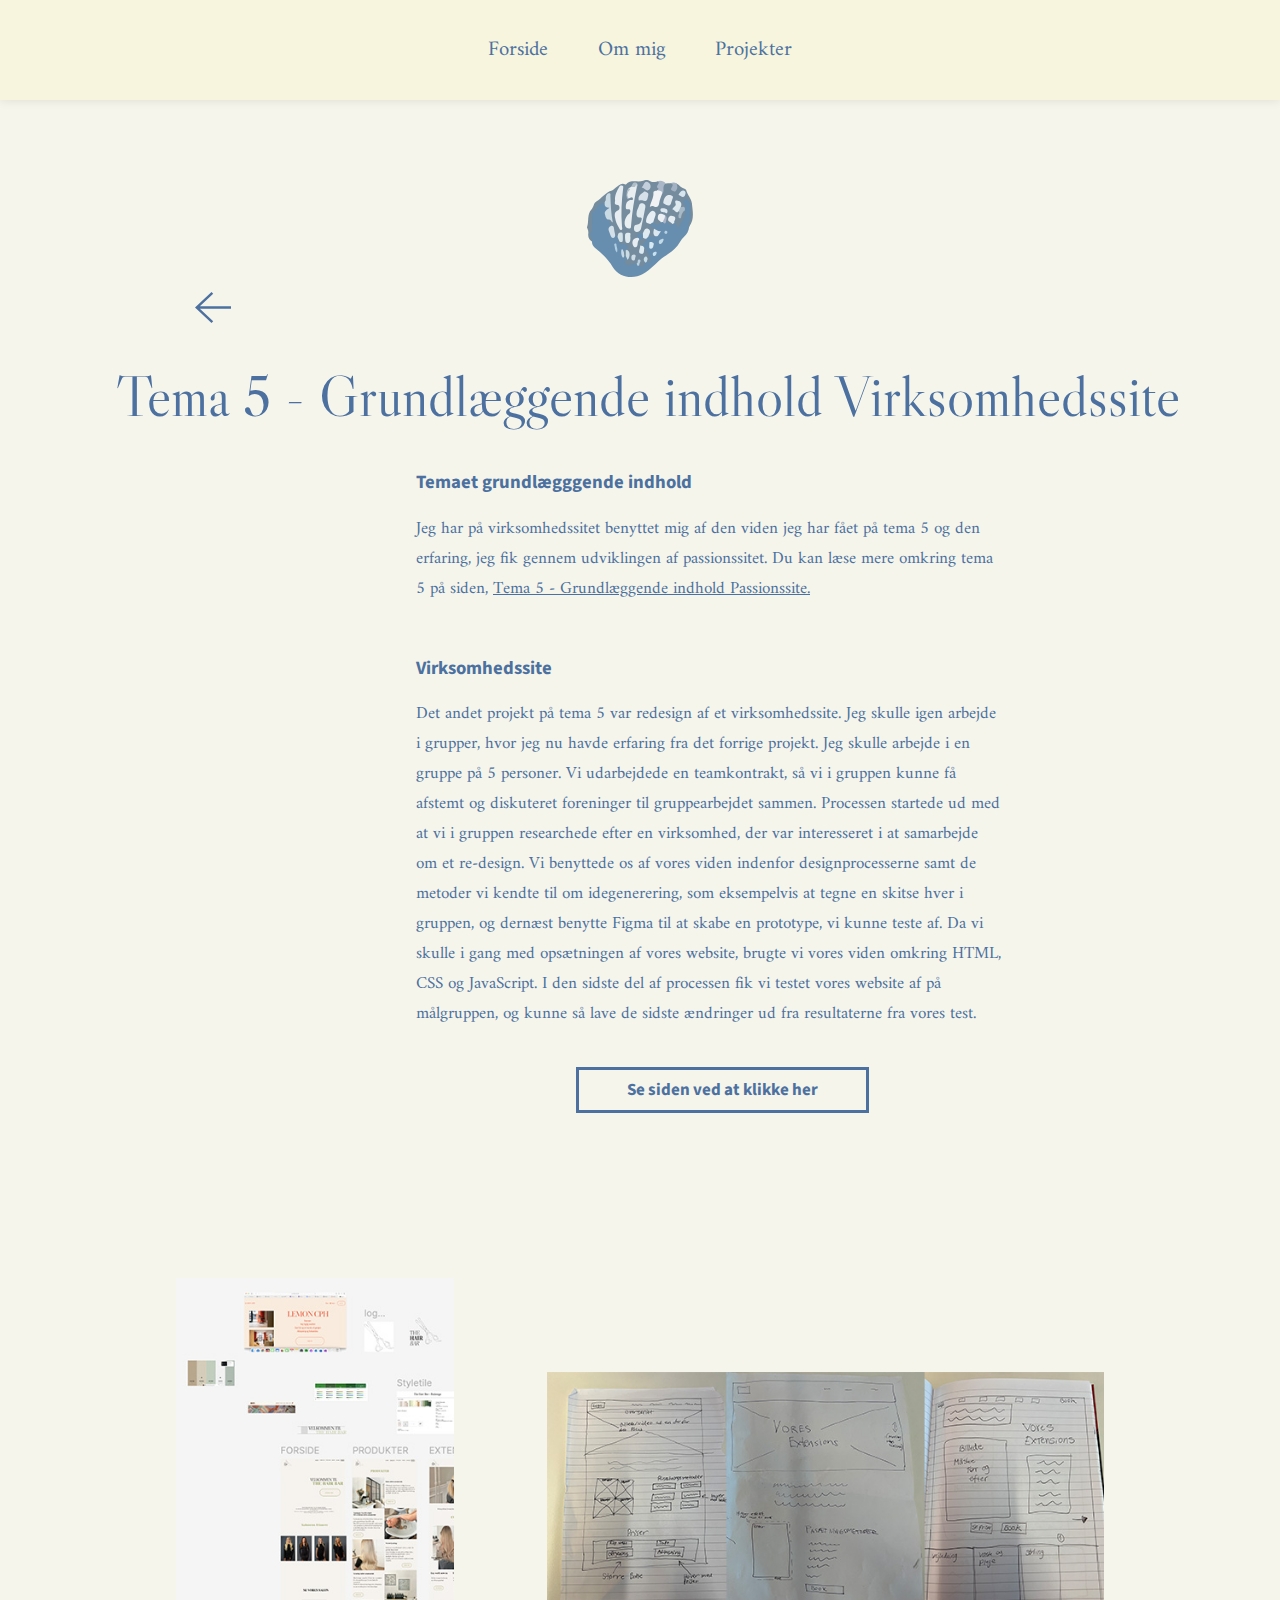
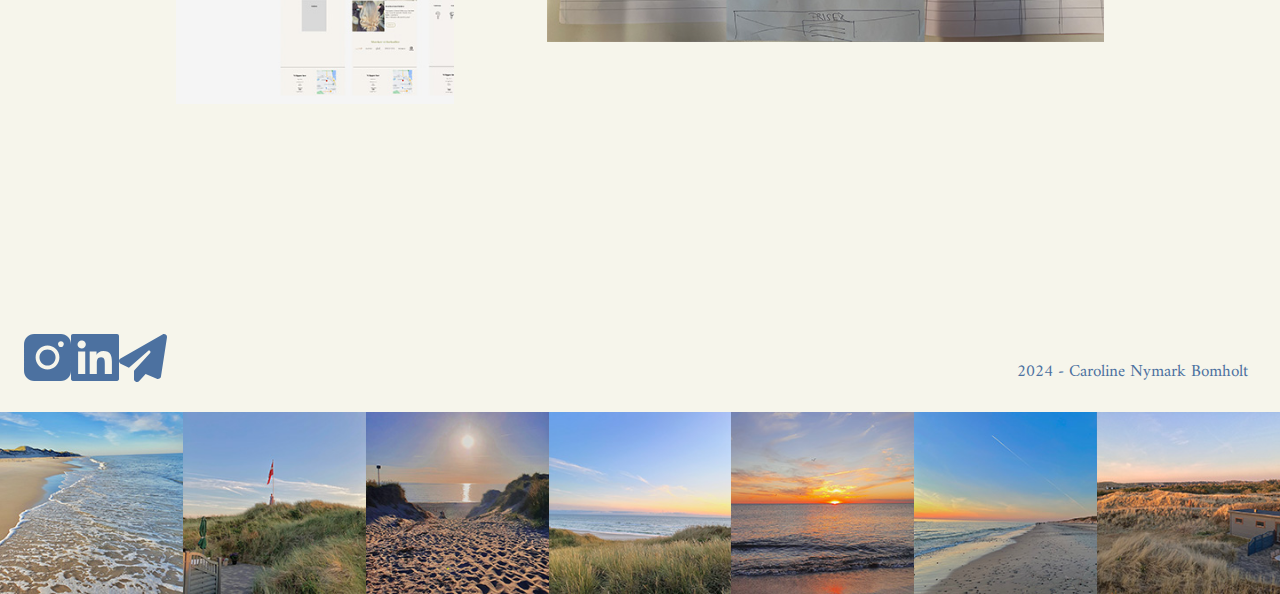
<file: tema_5_2.html>
<!DOCTYPE html>
<html lang="da">

<head>
    <meta charset="UTF-8">
    <meta name="viewport" content="width=device-width, initial-scale=1.0">
    <link rel="stylesheet" href="style.css">
    <link rel="stylesheet" href="generel.css">
    <meta name="robots" content="noindex">
    <link rel="preconnect" href="https://fonts.googleapis.com">
    <link rel="preconnect" href="https://fonts.gstatic.com" crossorigin>
    <link
        href="https://fonts.googleapis.com/css2?family=Amiri:ital,wght@0,400;0,700;1,400;1,700&family=Hurricane&family=Libre+Caslon+Display&family=Source+Sans+3:ital,wght@0,200..900;1,200..900&display=swap"
        rel="stylesheet">
    <link rel="apple-touch-icon" sizes="180x180" href="billeder/muslinger/favicon_io-3/apple-touch-icon.png">
    <link rel="icon" type="image/png" sizes="32x32" href="billeder/muslinger/favicon_io-3/favicon-32x32.png">
    <link rel="icon" type="image/png" sizes="16x16" href="billeder/muslinger/favicon_io-3/favicon-16x16.png">
    <title>Tema 5 del 2</title>
</head>

<body>
    <header>
        <nav>
            <ul class="menu">
                <li><a href="index.html">Forside</a></li>
                <li><a href="om_mig.html">Om mig</a></li>
                <li><a href="projekter.html">Projekter</a></li>
            </ul>

        </nav>
    </header>
    <main>
        <div class="grid2_1_1_1">
            <a href="tema_5.html">
                <img class="pil" src="billeder/projekter/pil_v.svg" alt="pil_v"></a>
            <img class="blue_musling" src="billeder/muslinger/virksomhed.svg" alt="virksomhed">
        </div>
        <h1 class="tema_overskrift">Tema 5 - Grundlæggende indhold Virksomhedssite</h1>
        <h3 class="tema_underoverskrift">Temaet grundlægggende indhold</h3>
        <p class="blue_p_tema">Jeg har på virksomhedssitet benyttet mig af den viden jeg har fået på tema 5 og den
            erfaring, jeg fik gennem udviklingen
            af passionssitet. Du kan læse mere omkring tema 5 på siden, <a class="indhold_link" href="tema_5.html">Tema
                5 - Grundlæggende indhold Passionssite.</a>
        </p>
        <h3 class="tema_underoverskrift">Virksomhedssite</h3>
        <p class="blue_p_tema">Det andet projekt på tema 5 var redesign af et virksomhedssite.
            Jeg skulle igen arbejde i grupper, hvor jeg nu havde erfaring fra det forrige projekt. Jeg skulle arbejde i
            en gruppe på
            5 personer. Vi udarbejdede en teamkontrakt, så vi i gruppen kunne få afstemt og diskuteret foreninger til
            gruppearbejdet
            sammen.

            Processen startede ud med at vi i gruppen researchede efter en virksomhed, der var interesseret i at
            samarbejde om et
            re-design.
            Vi benyttede os af vores viden indenfor designprocesserne samt de metoder vi kendte til om idegenerering,
            som
            eksempelvis at tegne en skitse hver i gruppen, og dernæst benytte Figma til at skabe en prototype, vi kunne
            teste af.

            Da vi skulle i gang med opsætningen af vores website, brugte vi vores viden omkring HTML, CSS og JavaScript.
            I den sidste del af processen fik vi testet vores website af på målgruppen, og kunne så lave de sidste
            ændringer ud fra
            resultaterne fra vores test.</p>
        <a class="click_here" href="https://carolinebomholt.dk/kea/05_indhold/02_virksomhedssite/index.html">Se siden
            ved at
            klikke her</a>
        <div class="tema_billeder">
            <img class="tema_billede1" src="billeder/projekter/virksomhed1.jpg" alt="virksomhed1">
            <img class="tema_billede2" src="billeder/projekter/virksomhed2.jpg" alt="virksomhed2">
        </div>
    </main>
    <footer>
        <div class="grid_1_1_2">
            <div class="icon_1">
                <a href="https://www.instagram.com/carolinebomholt/"><img class="icons"
                        src="billeder/footer/instagram.svg" alt="instagram"></a>
            </div>
            <div class="icon_2">
                <a href="https://www.linkedin.com/in/caroline-b-bab0a8136/"><img class="icons"
                        src="billeder/footer/linkedin.svg" alt="linkedin"></a>
            </div>
            <div class="icon_3">
                <a href="mailto:cabo0002@stud.kea.dk"><img class="icons" src="billeder/footer/mail.svg" alt="mail"></a>
            </div>
            <div class="navn">
                <p id="navn">2024 - Caroline Nymark Bomholt</p>
            </div>
        </div>
        <div class="grid_1">
            <img src="billeder/footer/footer1.jpg" alt="footer1">
            <img src="billeder/footer/footer2.jpg" alt="footer2">
            <img src="billeder/footer/footer3.jpg" alt="footer3">
            <img src="billeder/footer/footer4.jpg" alt="footer4">
            <img src="billeder/footer/footer5.jpg" alt="footer5">
            <img src="billeder/footer/footer6.jpg" alt="footer6">
            <img src="billeder/footer/footer7.jpg" alt="footer7">
        </div>
    </footer>
</body>

</html>
</file>
<file: style.css>
h1 {
  font-family: "Libre Caslon Display", serif;
  color: #4c71a0;
  font-size: 57px;
  font-weight: lighter;
}
h2 {
  font-family: "Libre Caslon Display", serif;
  color: #4c71a0;
  font-size: 46px;
  padding-left: 2rem;
}
h3,
a {
  font-family: "Source Sans 3", sans-serif;
  color: #4c71a0;
  padding-left: 2rem;
  padding-right: 2rem;
}
p {
  font-family: "Amiri", serif;
  color: #4c71a0;
  font-size: 17px;
  max-width: 65ch;
}

/**** Forsiden ****/

.blue_box {
  background-color: #7b9bbc;
}

.white_h2,
.white_p,
.white_p_mig,
.white_h2_mig {
  color: white;
}

.ord_1,
.ord_2,
.ord_3,
.ord_4,
.ord_5,
.ord_6 {
  font-size: 12px;
}

/*** om mig ****/

hr {
  width: 100%;
  color: #7b9bbc;
}

.head_mig {
  color: white;
}

/**** PROJEKT SIDEN *****/

#projekt_overskrift {
  font-size: 48px;
  padding: 2rem;
}

/* Indstil billedet til sort-hvid som standard */
.projekter_billeder {
  filter: grayscale(100%);
  transition: filter 0.5s ease-in-out; /* Gør overgangen jævn */
}

/* Når musen er over billedet, fjern sort-hvid effekten */
.projekter_billeder:hover {
  filter: grayscale(0%);
}

/*** TEMA SIDERNE ***/
.tema_overskrift {
  padding-left: 1rem;
  text-align: center;
}

.tema_underoverskrift {
  text-align: start;
}

.indhold_link {
  font-family: "Amiri", serif;
  color: #4c71a0;
  font-size: 17px;
  padding: 0;
}

@media (min-width: 750px) {
  h3 {
    text-align: center;
  }
  hr {
    width: 234%;
  }
}
</file>
<file: generel.css>
/****** Menu ******/

header {
  display: flex;
  justify-content: center; /* Change to center */
  align-items: center;
  padding: 17px;
  background-color: #f7f5de;
  box-shadow: 0 0 10px rgba(0, 0, 0, 0.1);
  position: sticky;
}

nav {
  display: flex;
  justify-content: center; /* Center the content */
  align-items: center;
  width: 100%; /* Ensure it takes full width */
}

.menu {
  display: flex;
  justify-content: center; /* Center items within the menu */
  list-style: none;
  margin: 0;
  padding: 0;
  width: 100%; /* Ensure it takes full width */
}

.menu li {
  margin-right: 20px;
}

.menu li:last-child {
  margin-right: 0;
}

.menu a {
  display: block;
  padding: 15px;
  color: #4c71a0;
  text-decoration: none;
  transition: 0.3s;
  text-align: center; /* Ensure text is centered */
  font-size: 1.3rem;
  font-family: "Amiri", serif;
}

.menu a:hover {
  text-decoration: underline;
}

.menu a.active {
  text-decoration: underline; /* Permanent understregning for aktivt link */
}

/*** menu slut ***/
body {
  margin: 0rem;
  background-color: #f6f5eb;
}

main {
  margin: 0 auto;
  text-wrap: pretty;
}

/*** FOOTER ***/

.grid_1_1_2 {
  display: grid;
  grid-template-columns: 1fr 1fr 1fr 10fr;
  margin: 0.5rem;
}

.icons {
  max-width: 15px;
}

.icon_1 {
  grid-column: 1/2;
  align-self: center;
}

.icon_2 {
  grid-column: 2/3;
  align-self: center;
}

.icon_3 {
  grid-column: 3/4;
  align-self: center;
}

.navn {
  grid-column: 4/5;
  justify-self: end;
  align-self: end;
}

.grid_1 {
  display: grid;
  grid-template-columns: 1fr 1fr 1fr 1fr 1fr 1fr 1fr;
}

/** Får footeren til altid at placere sigg i bunden af skærmen **/
footer {
  bottom: 0;
}

img {
  width: 100%;
  height: auto;
  display: block;
}

/*** FORSIDEN MOBILE OG GENERELT ***/

.grid_1_1_1_1_1_1_1_1_1 {
  display: grid;
  grid-gap: 5%;
  grid-template-columns: 2fr 1fr 1fr 1fr 2fr;
  grid-template-rows: 1fr 2fr 1fr 1fr;
  margin: 2%;
}

/** Placering af ordet og Pushing the text to the bottom **/
.ord_1 {
  grid-column: 1/2;
  grid-row: 1/2;
  place-self: end start;
}

.ord_2 {
  grid-column: 5/6;
  grid-row: 1/2;
  place-self: center start;
}

.billede1 {
  grid-column: 1/2;
  grid-row: 2/3;
}

.billede2 {
  grid-column: 2/5;
  grid-row: 2/4;
  place-self: center;
}

.ord_3 {
  grid-column: 5/6;
  grid-row: 2/3;
  place-self: center end;
}

.ord_4 {
  grid-column: 1/2;
  grid-row: 2/3;
  place-self: end right;
}

.billede3 {
  grid-column: 5/6;
  grid-row: 2/4;
  place-self: end;
}

.billede4 {
  grid-column: 2/5;
  grid-row: 1/2;
  place-self: end center;
}

.ord_5 {
  grid-column: 1/3;
  grid-row: 4/5;
  place-self: start center;
}

.ord_6 {
  grid-column: 5/6;
  grid-row: 4/5;
  place-self: end left;
}

.billede5 {
  grid-column: 3/4;
  grid-row: 4/5;
  place-self: end center;
  animation-name: bouncing_kf;
  animation-duration: 0.5s;
  animation-direction: alternate;
  animation-iteration-count: infinite;
}

@keyframes bouncing_kf {
  0% {
    transform: translate(0, 30px);
  }
  100% {
    transform: translate(0, 20px);
  }
}

.blue_box {
  margin-top: 6rem;
}

.white_h2,
.white_h2_mig {
  padding-top: 3rem;
  padding-left: 2rem;
}

.white_p,
.blue_p,
.blue_p_tema,
.white_p_mig {
  padding-left: 2rem;
  padding-right: 2rem;
  padding-bottom: 2rem;
}

.grid_1_1_1_1 {
  display: grid;
  grid-template-columns: 1fr 1fr 1fr 1fr;
  grid-template-rows: 1fr 3fr 1fr;
  padding-left: 2rem;
  padding-right: 2rem;
}

.billede6 {
  grid-column: 1/4;
  grid-row: 1/4;
}

.billede7 {
  grid-column: 3/5;
  grid-row: 2/3;
}

/*** OM MIG SIDEN ***/

.grid_1_1_1_1_1_1_1_1 {
  display: grid;
  grid-template-columns: 1fr 1fr 1fr 1fr 1fr 1fr 1fr 1fr;
  grid-template-rows: 1fr 1fr 1fr;
  grid-gap: 5%;
}

.ommigg1 {
  grid-column: 3/5;
  grid-row: 1/2;
  width: 75%;
  place-self: end start;
}
.ommig2 {
  grid-column: 2/4;
  grid-row: 2/3;
  width: 75%;
}
.overskrift_mig {
  grid-column: 3/7;
  grid-row: 2/3;
  text-align: center;
  font-size: 122%;
}

.ommig3 {
  grid-column: 6/9;
  grid-row: 2/3;
  width: 75%;
  place-self: end center;
}

.musling_mig {
  grid-column: 4/6;
  grid-row: 2/4;
  place-self: center;
  width: 32%;
}

.ommig4 {
  grid-column: 6/8;
  grid-row: 3/4;
  width: 75%;
  place-self: start;
}

.white_h3 {
  color: white;
}

.head_mig {
  padding-left: 2rem;
  padding-right: 2rem;
}

/* procent kompetencer */

#kompetencer_container,
#illustrator_container,
#premiere_container,
#after_container,
#html_container,
#css_container,
#js_container,
#figma_container,
#audition_container {
  width: 87%;
  aspect-ratio: 10/1;
  background-color: #f7f5de;
  margin-left: auto;
  margin-right: auto;
}

#padding_kompetener {
  padding-bottom: 2rem;
}

#html_sprite {
  width: 90%;
  height: 100%;
  transform-origin: left;
}

#css_sprite {
  width: 85%;
  height: 100%;
  transform-origin: left;
}

#figma_sprite {
  width: 91%;
  height: 100%;
  transform-origin: left;
}

#js_sprite {
  width: 70%;
  height: 100%;
  transform-origin: left;
}

#audition_sprite {
  width: 50%;
  height: 100%;
  transform-origin: left;
}

#illustrator_sprite {
  width: 69%;
  height: 100%;
  transform-origin: left;
}

#after_sprite {
  width: 45%;
  height: 100%;
  transform-origin: left;
}

#premiere_sprite {
  width: 61%;
  height: 100%;
  transform-origin: left;
}

#kompetencer_sprite {
  width: 40%;
  height: 100%;
  transform-origin: left;
}

.kompetencer,
.illustrator,
.premiere,
.after,
.html,
.css,
.js,
.figma,
.audition {
  animation-name: kompetencer_kf;
  animation-duration: 6s;
  animation-timing-function: linear;
  animation-fill-mode: both;
}

@keyframes kompetencer_kf {
  from {
    transform: scaleX(0); /* Tilføjet for at starte fra 0% bredde */
  }
  to {
    background-color: #4c71a0;
    transform: scaleX(1); /* Tilføjet for at slutte ved 100% bredde */
  }
}

.cv_1 {
  padding-left: 0rem;
}

.grid_1_1_1 {
  padding-left: 2rem;
  padding-right: 2rem;
  padding-bottom: 2rem;
}

#more_1,
#more_2,
#more_3,
#more_4 {
  display: none;
}

button {
  background-color: transparent; /* Fjern baggrundsfarve */
  border: none; /* Fjern kantlinje */
  color: #4c71a0;
  padding: 10px;
  font-size: 50px;
  cursor: pointer;
  font-weight: lighter;
}

/*** PROJEKTER SIDEN ***/

.projekter_billeder {
  margin-left: auto;
  margin-right: auto;
  margin-top: 65px;
  width: 72%;
}

.read_more {
  border-style: solid;
  text-align: center;
  padding: 0.5rem;
  margin: 2rem;
  font-size: 14px;
  text-decoration: none;
  display: block;
  font-weight: bold;
}

.musling {
  max-width: 36%;
  place-self: center;
  padding-left: 8rem;
  padding-bottom: 2rem;
}

/*** TEMAER SIDER ***/
.blue_musling {
  max-width: 36%;
}

.blue_musling {
  max-width: 60%;
  margin-left: auto;
  margin-right: auto;
  margin-top: 2rem;
  grid-column: 2/3;
}

.grid2_1_1_1 {
  display: grid;
  grid-template-columns: 1fr 1fr 1fr;
}

.pil {
  max-width: 30%;
  margin-left: auto;
  margin-right: auto;
  margin-top: 173%;
}

.tema_billeder {
  margin: 3rem;
}

.tema_billede1 {
  padding-bottom: 2rem;
}

.click_here {
  border-style: solid;
  text-align: center;
  padding: 0.5rem;
  margin: 2rem;
  font-size: 14px;
  text-decoration: none;
  display: block;
  font-weight: bold;
}

@media (min-width: 750px) {
  .icons {
    max-width: 48px;
  }

  #navn {
    padding-right: 1.5rem;
  }

  .grid_1_1_2 {
    grid-template-columns: 1fr 1fr 19fr;
    margin-left: 1.5rem;
  }

  .grid_1_1_1_1_1_1_1_1_1 {
    display: grid;
    grid-gap: 5%;
    grid-template-columns: 1fr 1fr 1fr 1fr 1fr 1fr 1fr 1fr 1fr;
    grid-template-rows: 1fr 1fr 1fr 2.3fr;
    font-size: 110%;
    margin: 0.1%;
    margin-top: 0.1%;
    font-weight: bold;
    margin-top: 4rem;
  }

  /** Placering af ordet og Pushing the text to the bottom **/

  .ord_1 {
    grid-column: 2/3;
    grid-row: 1/2;
    place-self: start;
    font-size: 17px;
  }

  .ord_2 {
    grid-column: 8/10;
    grid-row: 1/2;
    place-self: center;
    font-size: 17px;
  }

  .billede1 {
    grid-column: 1/3;
    grid-row: 1/3;
    place-self: end;
  }

  .billede2 {
    grid-column: 4/7;
    grid-row: 2/5;
    place-self: start center;
  }

  .ord_3 {
    grid-column: 7/9;
    grid-row: 2/3;
    place-self: end start;
    font-size: 17px;
  }

  .ord_4 {
    grid-column: 1/3;
    grid-row: 3/4;
    place-self: center;
    font-size: 17px;
  }

  .billede3 {
    grid-column: 8/10;
    grid-row: 2/4;
  }

  .billede4 {
    grid-column: 3/8;
    grid-row: 1/2;
    place-self: center;
  }

  .ord_5 {
    grid-column: 2/4;
    grid-row: 4/5;
    place-self: center start;
    font-size: 17px;
  }

  .ord_6 {
    grid-column: 8/9;
    grid-row: 4/5;
    place-self: start right;
    font-size: 17px;
  }

  .billede5 {
    grid-column: 5/6;
    grid-row: 4/5;
    max-width: 100%;
  }
  .blue_box {
    margin-top: 5rem;
    display: grid;
    grid-template-columns: 1fr 1fr;
  }
  .white_h2 {
    padding-top: 1rem;
    padding-left: 8rem;
    font-size: 90px;
  }

  .white_p {
    padding-left: 5rem;
    padding-right: 7rem;
    padding-bottom: 4rem;
    padding-top: 8rem;
  }

  .grid_1_1 {
    display: grid;
    grid-template-columns: 1fr 1fr;
  }

  .grid_1_1_1_1 {
    padding: 9rem;
  }
  .text {
    place-self: center;
    padding-right: 11rem;
  }

  /****** OM MIGG DESKTOP ********/

  .grid_1_1_1_1_1_1_1_1 {
    margin-top: 3rem;
  }

  .overskrift_mig {
    grid-column: 4/6;
    font-size: 297%;
  }

  .white_h2_mig {
    padding-top: 3rem;
    font-size: 66px;
    padding-right: 5rem;
    padding-left: 5rem;
  }

  .white_p_mig {
    padding-left: 9rem;
    padding-right: 0;
    padding-bottom: 2rem;
    padding-top: 3rem;
  }

  .white_h3 {
    text-align: left;
    padding-top: 7rem;
  }

  .bold_overskrift {
    grid-column: 2/3;
    grid-row: 1/2;
  }

  .graf {
    padding: 6rem;
    grid-column: 2/3;
    grid-row: 1/2;
    padding-top: 11rem;
  }

  #kompetencer_container,
  #illustrator_container,
  #premiere_container,
  #after_container,
  #html_container,
  #css_container,
  #js_container,
  #figma_container,
  #audition_container {
    aspect-ratio: 13/1;
  }

  .cv {
    font-size: 77px;
    padding-left: 5rem;
  }

  .grid_1_1_1 {
    display: grid;
    grid-template-columns: 2fr 2fr 1fr;
    padding-left: 6rem;
  }

  .cv_1 {
    grid-column: 1/2;
    text-align: left;
  }

  .plus {
    place-self: center;
  }

  /***** PROJEKTER DESKTOP *******/
  #projekt_overskrift {
    text-align: center;
  }

  .blue_p {
    padding-left: 26rem;
  }

  .grid2_1_1 {
    display: grid;
    grid-template-columns: 1fr 2fr;
  }

  .musling {
    place-self: center end;
  }
  .grid_1_1 {
    display: grid;
    margin-bottom: 9rem;
  }

  .blue_p {
    padding-left: 9rem;
    padding-right: 7rem;
  }
  .read_more {
    margin: 13rem;
    margin-top: 13rem;
    margin-bottom: 13rem;
    font-size: 16px;
    margin-top: 2rem;
    margin-bottom: 2rem;
  }

  /*** PROJEKTER DESKTOP ***/
  .blue_musling {
    max-width: 25%;
    margin-top: 5rem;
  }

  .pil {
    margin-top: 12rem;
    max-width: 10%;
  }

  .tema_billeder {
    display: grid;
    grid-template-columns: 1fr 2fr;
    padding: 8rem;
    grid-gap: 10%;
  }

  .tema_billede2 {
    place-self: center;
  }

  /*** inline fordi at den automatisk sprædte omridset helt ud til siderne ved display: block ***/
  .click_here {
    display: inline;
  }

  .blue_p_tema,
  .tema_underoverskrift {
    padding-left: 26rem;
    padding-right: 7rem;
  }
  .click_here {
    margin-left: 36rem;
    padding-left: 3rem;
    padding-right: 3rem;
    font-size: 17px;
  }
}
</file>
